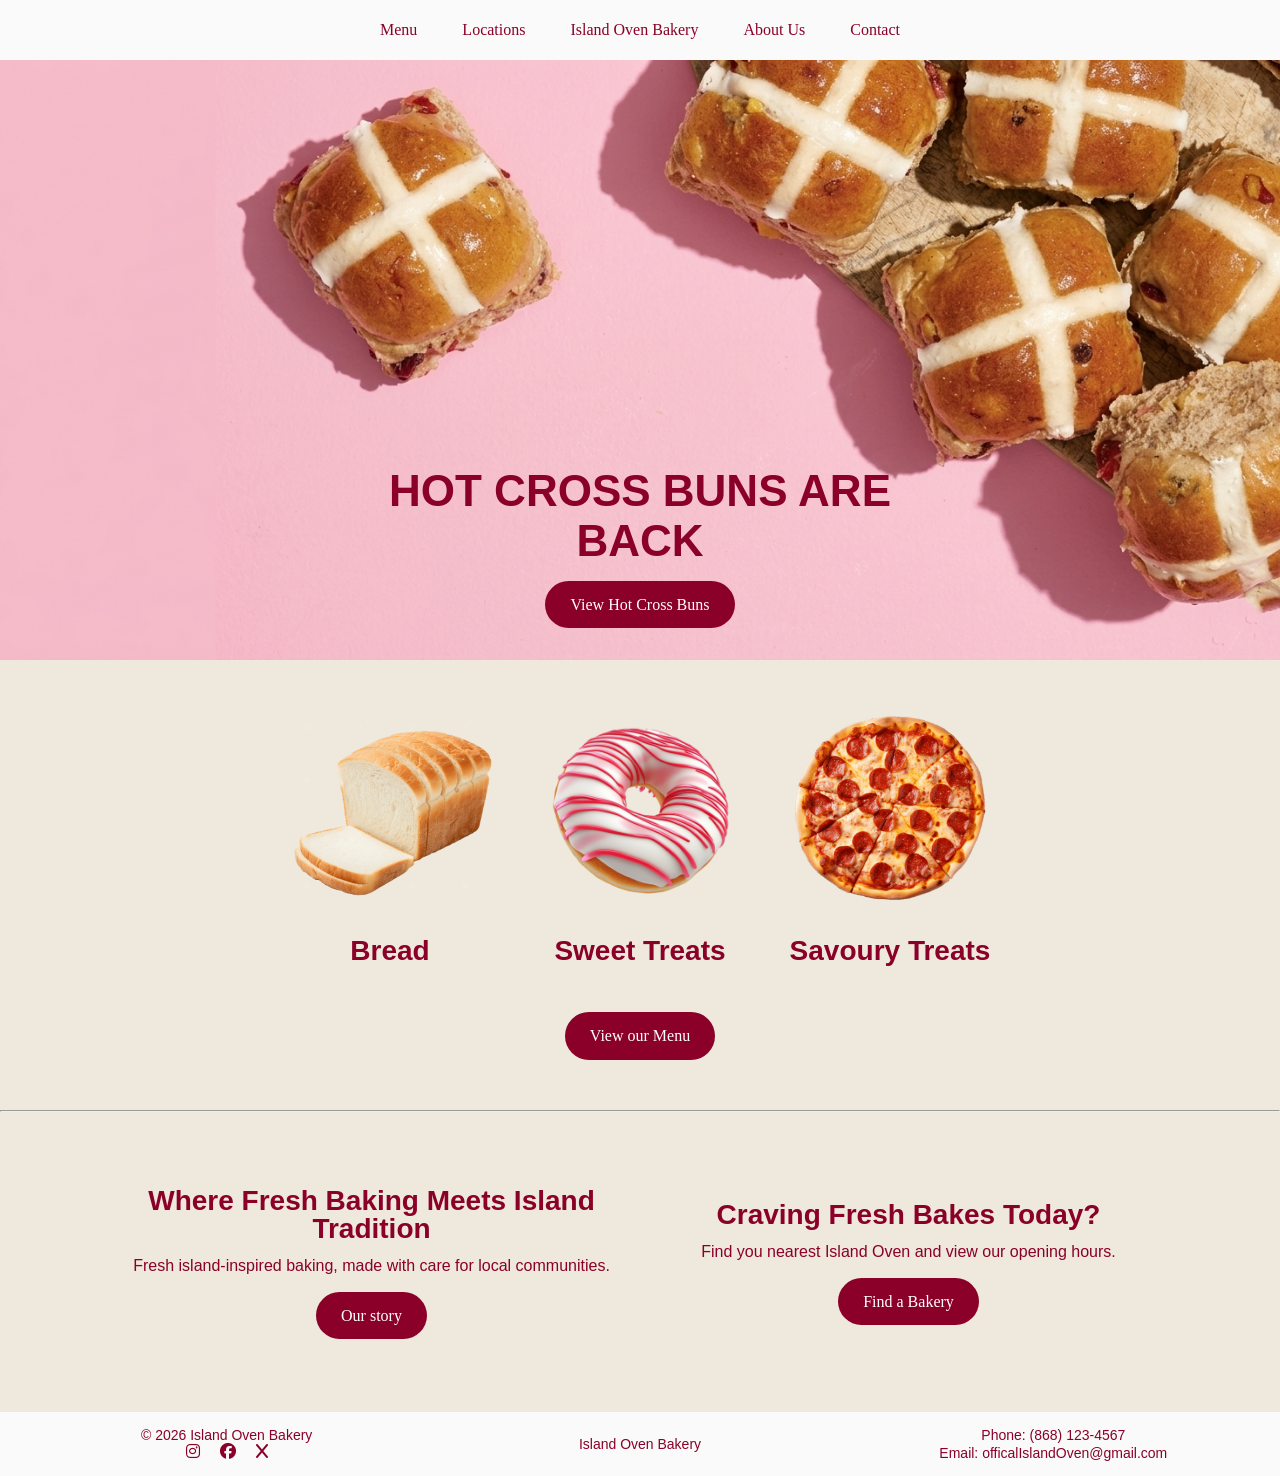
<file: index.html>
<!DOCTYPE html>
<html lang="en">
    <head>
        <meta charset="UTF-8">
        <meta name="viewport" content="width=device-width, initial-scale=1.0">
        <meta name="description" content="Island Oven Bakery offers fresh breads, pastries, and desserts in Trinidad and Tobago. View our menu, locations, and bakery story.">
        <meta name="keywords" content="bakery Trinidad, fresh bread, pastries, hot cross buns, baked goods, island oven bakery">
        <meta name="author" content="Aidan Alexander">
        <title>Home - Island Oven Bakery</title>
        <link rel="stylesheet" href="CSS/global_styles.css">
        <link rel="stylesheet" href="CSS/index_styles.css">
        <link rel="stylesheet" href="https://cdnjs.cloudflare.com/ajax/libs/font-awesome/6.5.0/css/all.min.css">
    </head>

    <body>

        <!--Navigation Bar-->
        <div class="mobile-header">
            <div class="menu-toggle" aria-label="Toggle mobile menu" role="button" tabindex="0">
                <i class="fa-solid fa-bars"></i>
            </div>  
            <div class="mobile-logo"><a href="index.html">Island Oven Bakery</a></div>
        </div>

        <nav class="navbar">
            <div class="nav-links">
                <div class="menu"><a href="menu.html">Menu</a></div>
                <div class="locations"><a href="locations.html">Locations</a></div>
                <div class="logo"><a href ="index.html" aria-current="page">Island Oven Bakery</a></div>
                <div class="about"><a href="about.html">About Us</a></div>
                <div class="contact"><a href="contact.html">Contact</a></div>
            </div>
        </nav>
        
        <!--Hero Section-->
        <header class="hero">
            <img src="Images/Index/Hot-Cross-Bun.png" alt="Freshly baked hot cross buns">
            <div class="hero-text"><h1>HOT CROSS BUNS ARE BACK</h1><a href="menu.html">View Hot Cross Buns</a></div>
        </header>

        <!--Menu Categories Section-->
        <section id="menu">
            <div class="item item-1"><img src="Images/Index/Bread.avif" alt="Freshly made loaf of bread"><h2>Bread</h2></div> 
            <div class="item item-2"><img src="Images/Index/Donut.webp" alt="Freshly made donuts"><h2>Sweet Treats</h2></div> 
            <div class="item item-3"><img src="Images/Index/Pizza.png" alt="Freshly made family sized pizza"><h2>Savoury Treats</h2></div>
            <div class="menu-button"><a href="menu.html">View our Menu</a></div>
        </section>

        <!--Location & About UsSection-->
        <hr><section id="info">
            <div class="about-box">
                <h2>Where Fresh Baking Meets Island Tradition</h2>
                <p>Fresh island-inspired baking, made with care for local communities.</p>
                <div class="about-button"><a href="about.html">Our story</a></div>
            </div>
        
            <div class="location-box">
                <h2>Craving Fresh Bakes Today?</h2>
                <p>Find you nearest Island Oven and view our opening hours.</p>
                <div class="location-button"><a href="locations.html">Find a Bakery</a></div>
            </div>
        </section>

        <!--Footer-->
        <footer class="footer">
            <div class="socialscontainer">
                <p>© 2026 Island Oven Bakery</p>
                <div class="sociallinks">
                    <a href="https://instagram.com" target="_blank" aria-label="Visit our Instagram page"><i class="fa-brands fa-instagram"></i></a>
                    <a href="https://facebook.com" target="_blank" aria-label="Visit our Facebook page"><i class="fa-brands fa-facebook"></i></a>
                    <a href="https://x.com/" target="_blank" aria-label="Visit our X (Twitter) profile"><i class="fa-brands fa-x"></i></a>
                </div>
            </div>
            <div class="footerlogo"><p><a href="index.html">Island Oven Bakery</a></p></div>
            <div class="contactcontainer"><p>Phone: (868) 123-4567</p><p>Email: officalIslandOven@gmail.com</p></div>      
        </footer>

        <script src="JavaScript/global.js"></script>
    </body>
</html>
</file>
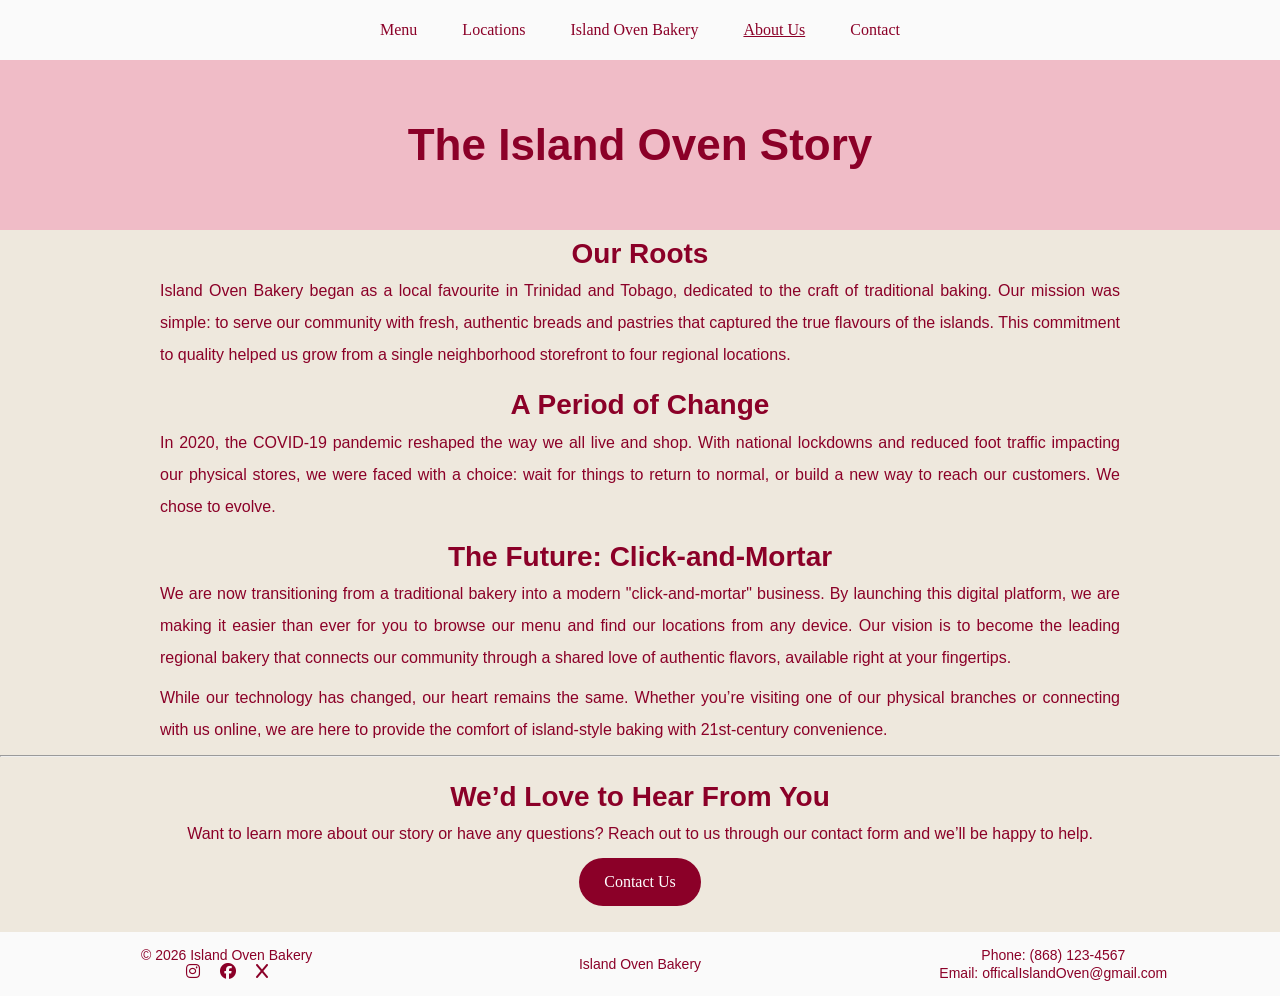
<file: about.html>
<!DOCTYPE html>
<html lang="en">
    <head>
        <meta charset="UTF-8">
        <meta name="viewport" content="width=device-width, initial-scale=1.0">
        <meta name="description" content="Discover the story of Island Oven Bakery, where we blend island tradition with modern baking for the Trinidad and Tobago community.">
        <meta name="author" content="Aidan Alexander">
        <title>About - Island Oven Bakery</title>
        <link rel="stylesheet" href="CSS/global_styles.css">
        <link rel="stylesheet" href="CSS/about_styles.css">
        <link rel="stylesheet" href="https://cdnjs.cloudflare.com/ajax/libs/font-awesome/6.5.0/css/all.min.css">
    </head>

    <body>

        <!--Navigation Bar-->
        <div class="mobile-header">
            <div class="menu-toggle" aria-label="Toggle mobile menu" role="button" tabindex="0">
                <i class="fa-solid fa-bars"></i>
            </div>  
            <div class="mobile-logo"><a href="index.html">Island Oven Bakery</a></div>
        </div>

        <nav class="navbar">
            <div class="nav-links">
                <div class="menu"><a href="menu.html">Menu</a></div>
                <div class="locations"><a href="locations.html">Locations</a></div>
                <div class="logo"><a href ="index.html" aria-current="page">Island Oven Bakery</a></div>
                <div class="about"><a href="about.html">About Us</a></div>
                <div class="contact"><a href="contact.html">Contact</a></div>
            </div>
        </nav>

        <!--Main Section-->
        <main>

            <!--Title-->
            <section class="title">
                <div class="title-box">
                    <h1>The Island Oven Story</h1>
                </div>
            </section>

            <!--Story-->
            <section class="story">
                <div class="story-box">
                    <h2>Our Roots</h2>
                    <p> Island Oven Bakery began as a local favourite in Trinidad and Tobago, dedicated to the craft of traditional baking. 
                        Our mission was simple: to serve our community with fresh, authentic breads and pastries that captured the true flavours of the islands. 
                        This commitment to quality helped us grow from a single neighborhood storefront to four regional locations.
                    </p>

                    <h2>A Period of Change</h2>
                    <p> In 2020, the COVID-19 pandemic reshaped the way we all live and shop. With national lockdowns and reduced foot traffic impacting our physical stores,
                        we were faced with a choice: wait for things to return to normal, or build a new way to reach our customers. We chose to evolve.
                    </p>

                    <h2>The Future: Click-and-Mortar</h2>
                    <p> We are now transitioning from a traditional bakery into a modern "click-and-mortar" business. 
                        By launching this digital platform, we are making it easier than ever for you to browse our menu and find our locations from any device.
                        Our vision is to become the leading regional bakery that connects our community through a shared love of authentic flavors, available right at your fingertips.
                    </p>
                    <p> While our technology has changed, our heart remains the same. Whether you’re visiting one of our physical branches or connecting with us online, 
                        we are here to provide the comfort of island-style baking with 21st-century convenience.
                    </p>
                </div>
            </section>

            <!--Contact-->
            <hr> <section class="contact-container">
                <div class="contact-box">
                    <h2>We’d Love to Hear From You</h2>
                    <p>Want to learn more about our story or have any questions? Reach out to us through our contact form and we’ll be happy to help.</p>
                    <a href="contact.html" class="cta-button">Contact Us</a>
                </div>
            </section>
        </main>

        <!--Footer-->
        <footer class="footer">
            <div class="socialscontainer">
                <p>© 2026 Island Oven Bakery</p>
                <div class="sociallinks">
                    <a href="https://instagram.com" target="_blank" aria-label="Visit our Instagram page"><i class="fa-brands fa-instagram"></i></a>
                    <a href="https://facebook.com" target="_blank" aria-label="Visit our Facebook page"><i class="fa-brands fa-facebook"></i></a>
                    <a href="https://x.com/" target="_blank" aria-label="Visit our X (Twitter) profile"><i class="fa-brands fa-x"></i></a>
                </div>
            </div>
            <div class="footerlogo"><p><a href="index.html">Island Oven Bakery</a></p></div>
            <div class="contactcontainer"><p>Phone: (868) 123-4567</p><p>Email: officalIslandOven@gmail.com</p></div>      
        </footer>

        <script src="JavaScript/global.js"></script>
    </body>
</html>
</file>
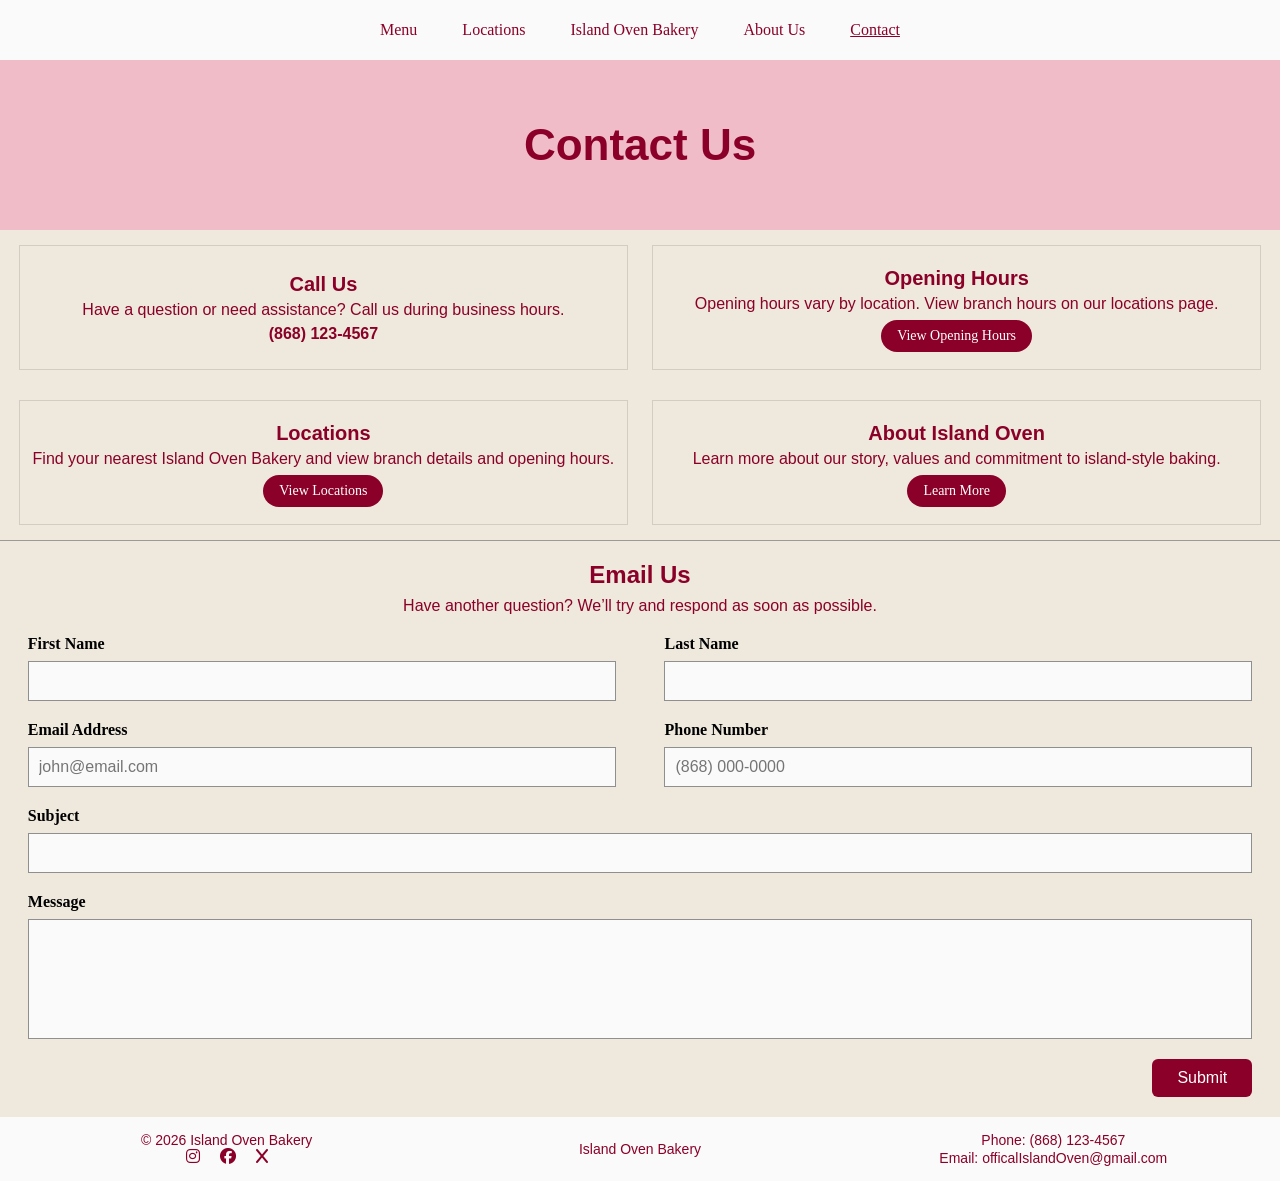
<file: contact.html>
<!DOCTYPE html>
<html lang="en">
    <head>
        <meta charset="UTF-8">
        <meta name="viewport" content="width=device-width, initial-scale=1.0">
        <meta name="description" content="Have questions? Reach out to Island Oven Bakery. We’d love to hear your feedback or help with your order.">
        <meta name="author" content="Aidan Alexander">
        <title>Contact - Island Oven Bakery</title>
        <link rel="stylesheet" href="CSS/global_styles.css">
        <link rel="stylesheet" href="CSS/contact_styles.css">
        <link rel="stylesheet" href="https://cdnjs.cloudflare.com/ajax/libs/font-awesome/6.5.0/css/all.min.css">
    </head>

    <body>

        <!--Navigation Bar-->
        <div class="mobile-header">
            <div class="menu-toggle" aria-label="Toggle mobile menu" role="button" tabindex="0">
                <i class="fa-solid fa-bars"></i>
            </div>  
            <div class="mobile-logo"><a href="index.html">Island Oven Bakery</a></div>
        </div>

        <nav class="navbar">
            <div class="nav-links">
                <div class="menu"><a href="menu.html">Menu</a></div>
                <div class="locations"><a href="locations.html">Locations</a></div>
                <div class="logo"><a href ="index.html" aria-current="page">Island Oven Bakery</a></div>
                <div class="about"><a href="about.html">About Us</a></div>
                <div class="contact"><a href="contact.html">Contact</a></div>
            </div>
        </nav>

         <!--Main Section-->
        <main>
            
            <!--Title Section-->
            <section class="title">
                <div class="title-box">
                    <h1>Contact Us</h1>
                </div>
            </section>

            <!--Information Cards Section-->
            <section class="information-container">
                <div class="information">
                    
                    <div class="information-card">
                    <i class="fa-solid fa-phone icon"></i>
                    <div class="information-info">
                        <h2 class="sub-title">Call Us</h2>
                        <p>Have a question or need assistance? Call us during business hours.</p>
                        <p id="number">(868) 123-4567</p>
                    </div>
                    </div>

                    <div class="information-card">
                    <i class="fa-regular fa-clock icon"></i>
                    <div class="information-info">
                        <h2 class="sub-title">Opening Hours</h2>
                        <p>Opening hours vary by location. View branch hours on our locations page.</p>
                        <a href="locations.html" class="information-button">View Opening Hours</a>
                    </div>
                    </div>

                    <div class="information-card">
                    <i class="fa-solid fa-location-dot icon"></i>
                    <div class="information-info">
                        <h2 class="sub-title">Locations</h2>
                        <p>Find your nearest Island Oven Bakery and view branch details and opening hours.</p>
                        <a href="locations.html" class="information-button">View Locations</a>
                    </div>
                    </div>

                    <div class="information-card">
                    <i class="fa-solid fa-circle-info icon"></i>
                    <div class="information-info">
                        <h2 class="sub-title">About Island Oven</h2>
                        <p>Learn more about our story, values and commitment to island-style baking.</p>
                        <a href="about.html" class="information-button">Learn More</a>
                    </div>
                    </div>
                </div>
            </section>

            <!--Contact Section-->
            <section class="form-container">
                <div class="form-box">
                    <h2 class="form-title">Email Us</h2>
                    <p class="form-intro">Have another question? We’ll try and respond as soon as possible.</p>

                    <form method="get" class="contact-form" id="contact-form">
                        <div class="form-row">
                            <div class="form-field">
                                <label for="first-name">First Name</label>
                                <input type="text" id="first-name" name="first-name">
                            </div>

                            <div class="form-field">
                                <label for="last-name">Last Name</label>
                                <input type="text" id="last-name" name="last-name ">
                            </div>
                        </div>

                        <div class="form-row">
                            <div class="form-field">
                                <label for="email">Email Address</label>
                                <input type="email" id="email" name="email" placeholder="john@email.com">
                            </div>

                            <div class="form-field">
                                <label for="phone">Phone Number</label>
                                <input type="text" id="phone" name="phone" placeholder="(868) 000-0000">
                            </div>
                        </div>

                        <div class="form-field full-width">
                            <label for="subject">Subject</label>
                            <input type="text" id="subject" name="subject">
                        </div>

                        <div class="form-field full-width">
                            <label for="message">Message</label>
                            <textarea id="message" name="message"></textarea>
                        </div>

                        <div class="form-button">
                            <button type="submit">Submit</button>
                        </div>
                    </form>
                </div>
            </section>
        </main>

        <!--Footer-->
        <footer class="footer">
            <div class="socialscontainer">
                <p>© 2026 Island Oven Bakery</p>
                <div class="sociallinks">
                    <a href="https://instagram.com" target="_blank" aria-label="Visit our Instagram page"><i class="fa-brands fa-instagram"></i></a>
                    <a href="https://facebook.com" target="_blank" aria-label="Visit our Facebook page"><i class="fa-brands fa-facebook"></i></a>
                    <a href="https://x.com/" target="_blank" aria-label="Visit our X (Twitter) profile"><i class="fa-brands fa-x"></i></a>
                </div>
            </div>
            <div class="footerlogo"><p><a href="index.html">Island Oven Bakery</a></p></div>
            <div class="contactcontainer"><p>Phone: (868) 123-4567</p><p>Email: officalIslandOven@gmail.com</p></div>      
        </footer>

        <script src="JavaScript/form_validation.js"></script> 
        <script src="JavaScript/global.js"></script>
    </body>
</html>
</file>
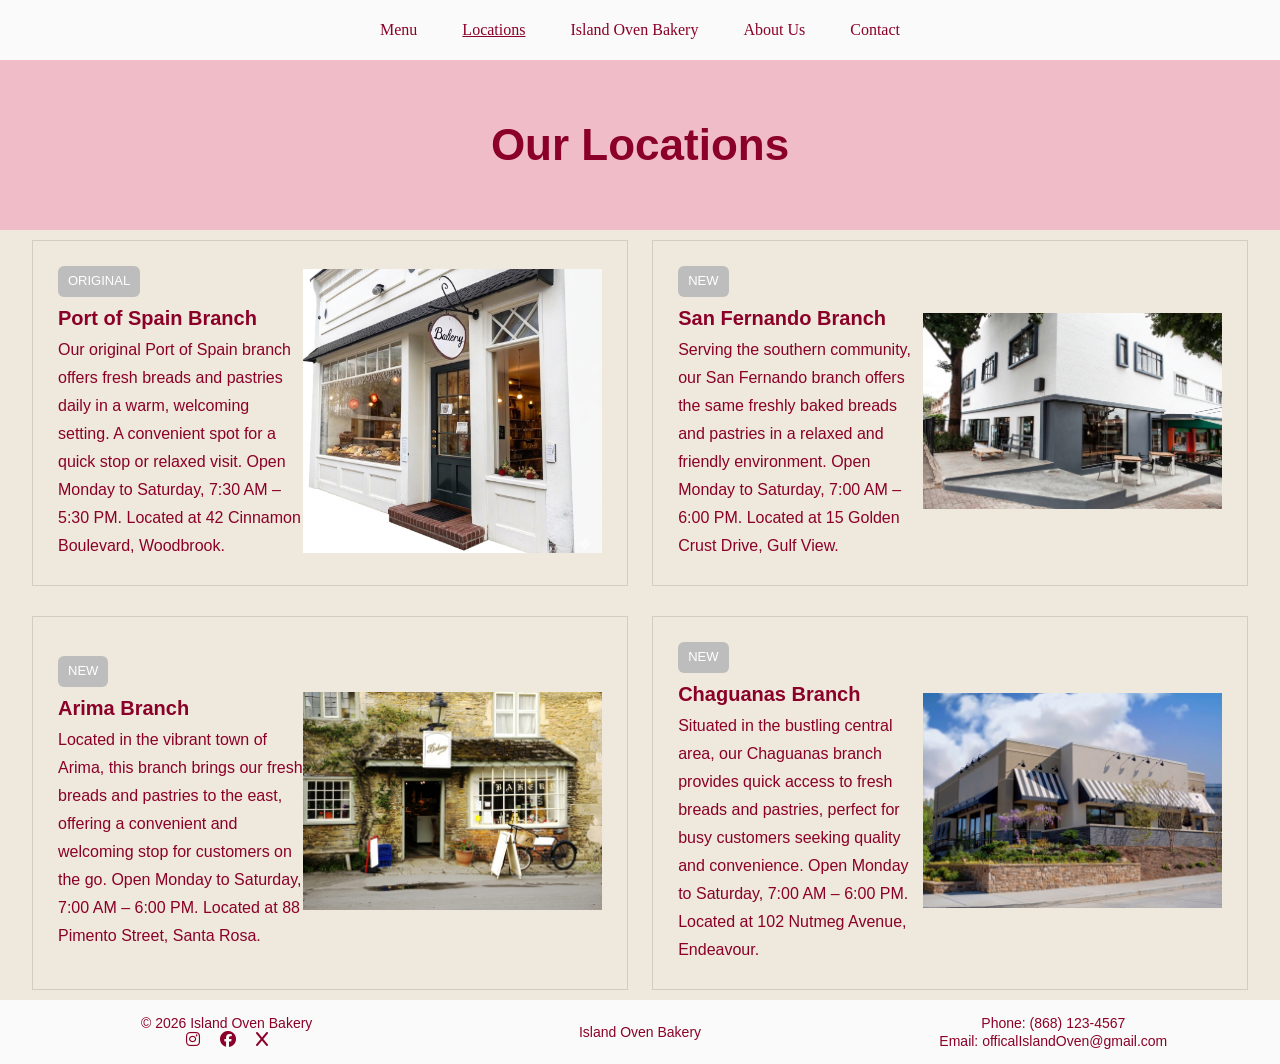
<file: locations.html>
<!DOCTYPE html>
<html lang="en">
    <head>
        <meta charset="UTF-8">
        <meta name="viewport" content="width=device-width, initial-scale=1.0">
        <meta name="description" content="Find an Island Oven Bakery near you. View our locations and opening hours in Port of Spain, Arima, San Fernando, and Chaguanas.">
        <meta name="author" content="Aidan Alexander">
        <title>Locations - Island Oven Bakery</title>
        <link rel="stylesheet" href="CSS/global_styles.css">
        <link rel="stylesheet" href="CSS/locations_styles.css">
        <link rel="stylesheet" href="https://cdnjs.cloudflare.com/ajax/libs/font-awesome/6.5.0/css/all.min.css">
    </head>
    
    <body>
        
        <!--Navigation Bar-->
        <div class="mobile-header">
            <div class="menu-toggle" aria-label="Toggle mobile menu" role="button" tabindex="0">
                <i class="fa-solid fa-bars"></i>
            </div>  
            <div class="mobile-logo"><a href="index.html">Island Oven Bakery</a></div>
        </div>

        <nav class="navbar">
            <div class="nav-links">
                <div class="menu"><a href="menu.html">Menu</a></div>
                <div class="locations"><a href="locations.html">Locations</a></div>
                <div class="logo"><a href ="index.html" aria-current="page">Island Oven Bakery</a></div>
                <div class="about"><a href="about.html">About Us</a></div>
                <div class="contact"><a href="contact.html">Contact</a></div>
            </div>
        </nav>

        <!--Main Section-->
        <main>
            
            <!--Title-->
            <section class="title">
                <div class="title-box">
                    <h1>Our Locations</h1>
                </div>
            </section>

            <!--Location Section-->
            <section class="location-container">
            <div id="locations">

                <div class="location-card">
                    <div class="location-info">
                        <p class="location-tag">ORIGINAL</p>
                        <h2>Port of Spain Branch</h2>
                        <p>Our original Port of Spain branch offers fresh breads and pastries daily in a warm, welcoming setting. 
                            A convenient spot for a quick stop or relaxed visit. Open Monday to Saturday, 7:30 AM – 5:30 PM.
                            Located at 42 Cinnamon Boulevard, Woodbrook.
                        </p>
                        
                    </div>
                    <div class="location-image">
                        <img src="Images/Locations/Port-of-Spain.png" alt="Port of Spain Branch">
                    </div>
                </div>

                <div class="location-card">
                    <div class="location-info">
                        <p class="location-tag">NEW</p>
                        <h2>San Fernando Branch</h2>
                        <p>Serving the southern community, our San Fernando branch offers the same freshly baked breads and pastries in a relaxed and friendly environment. 
                            Open Monday to Saturday, 7:00 AM – 6:00 PM. Located at 15 Golden Crust Drive, Gulf View.
                        </p>
                    </div>
                    <div class="location-image">
                        <img src="Images/Locations/San-Fernando.png" alt="San Fernando Branch">
                    </div>
                </div>

                <div class="location-card">
                    <div class="location-info">
                        <p class="location-tag">NEW</p>
                        <h2>Arima Branch</h2>
                        <p>Located in the vibrant town of Arima, this branch brings our fresh breads and pastries to the east, offering a convenient and welcoming stop for customers on the go. 
                           Open Monday to Saturday, 7:00 AM – 6:00 PM. Located at 88 Pimento Street, Santa Rosa. 
                        </p>
                    </div>
                    <div class="location-image">
                        <img src="Images/Locations/Arima.png" alt="Arima Branch">
                    </div>
                </div>

                 <div class="location-card">
                    <div class="location-info">
                        <p class="location-tag">NEW</p>
                        <h2>Chaguanas Branch</h2>
                        <p>Situated in the bustling central area, our Chaguanas branch provides quick access to fresh breads and pastries, perfect for busy customers seeking quality and convenience. 
                           Open Monday to Saturday, 7:00 AM – 6:00 PM. Located at 102 Nutmeg Avenue, Endeavour.
                        </p>
                    </div>
                    <div class="location-image">
                        <img src="Images/Locations/Chaguanas.png" alt="Chaguanas Branch">
                    </div>
                    
                </div>
            </div>
            </section>
        </main>

        <!--Footer-->
        <footer class="footer">
            <div class="socialscontainer">
                <p>© 2026 Island Oven Bakery</p>
                <div class="sociallinks">
                    <a href="https://instagram.com" target="_blank" aria-label="Visit our Instagram page"><i class="fa-brands fa-instagram"></i></a>
                    <a href="https://facebook.com" target="_blank" aria-label="Visit our Facebook page"><i class="fa-brands fa-facebook"></i></a>
                    <a href="https://x.com/" target="_blank" aria-label="Visit our X (Twitter) profile"><i class="fa-brands fa-x"></i></a>
                </div>
            </div>
            <div class="footerlogo"><p><a href="index.html">Island Oven Bakery</a></p></div>
            <div class="contactcontainer"><p>Phone: (868) 123-4567</p><p>Email: officalIslandOven@gmail.com</p></div>      
        </footer>
        
        <script src="JavaScript/global.js"></script> 
    </body>
</html>
</file>
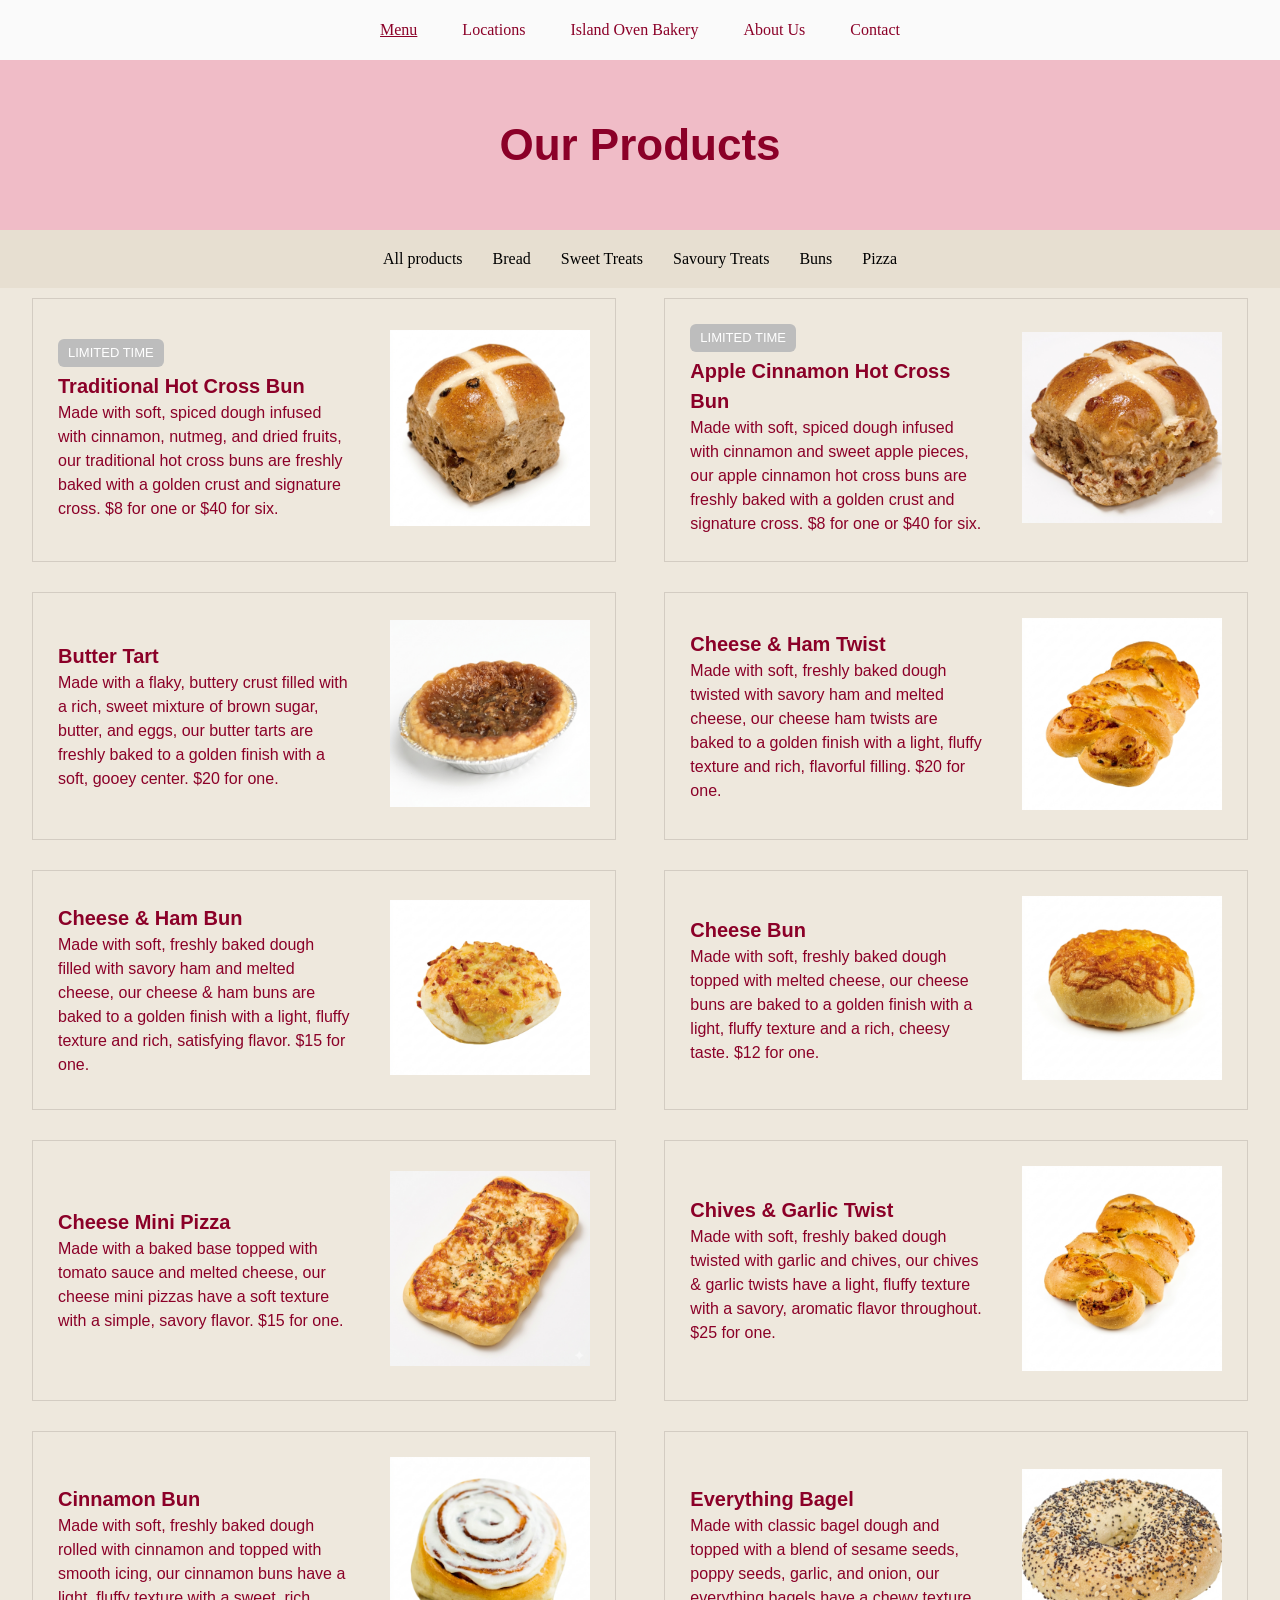
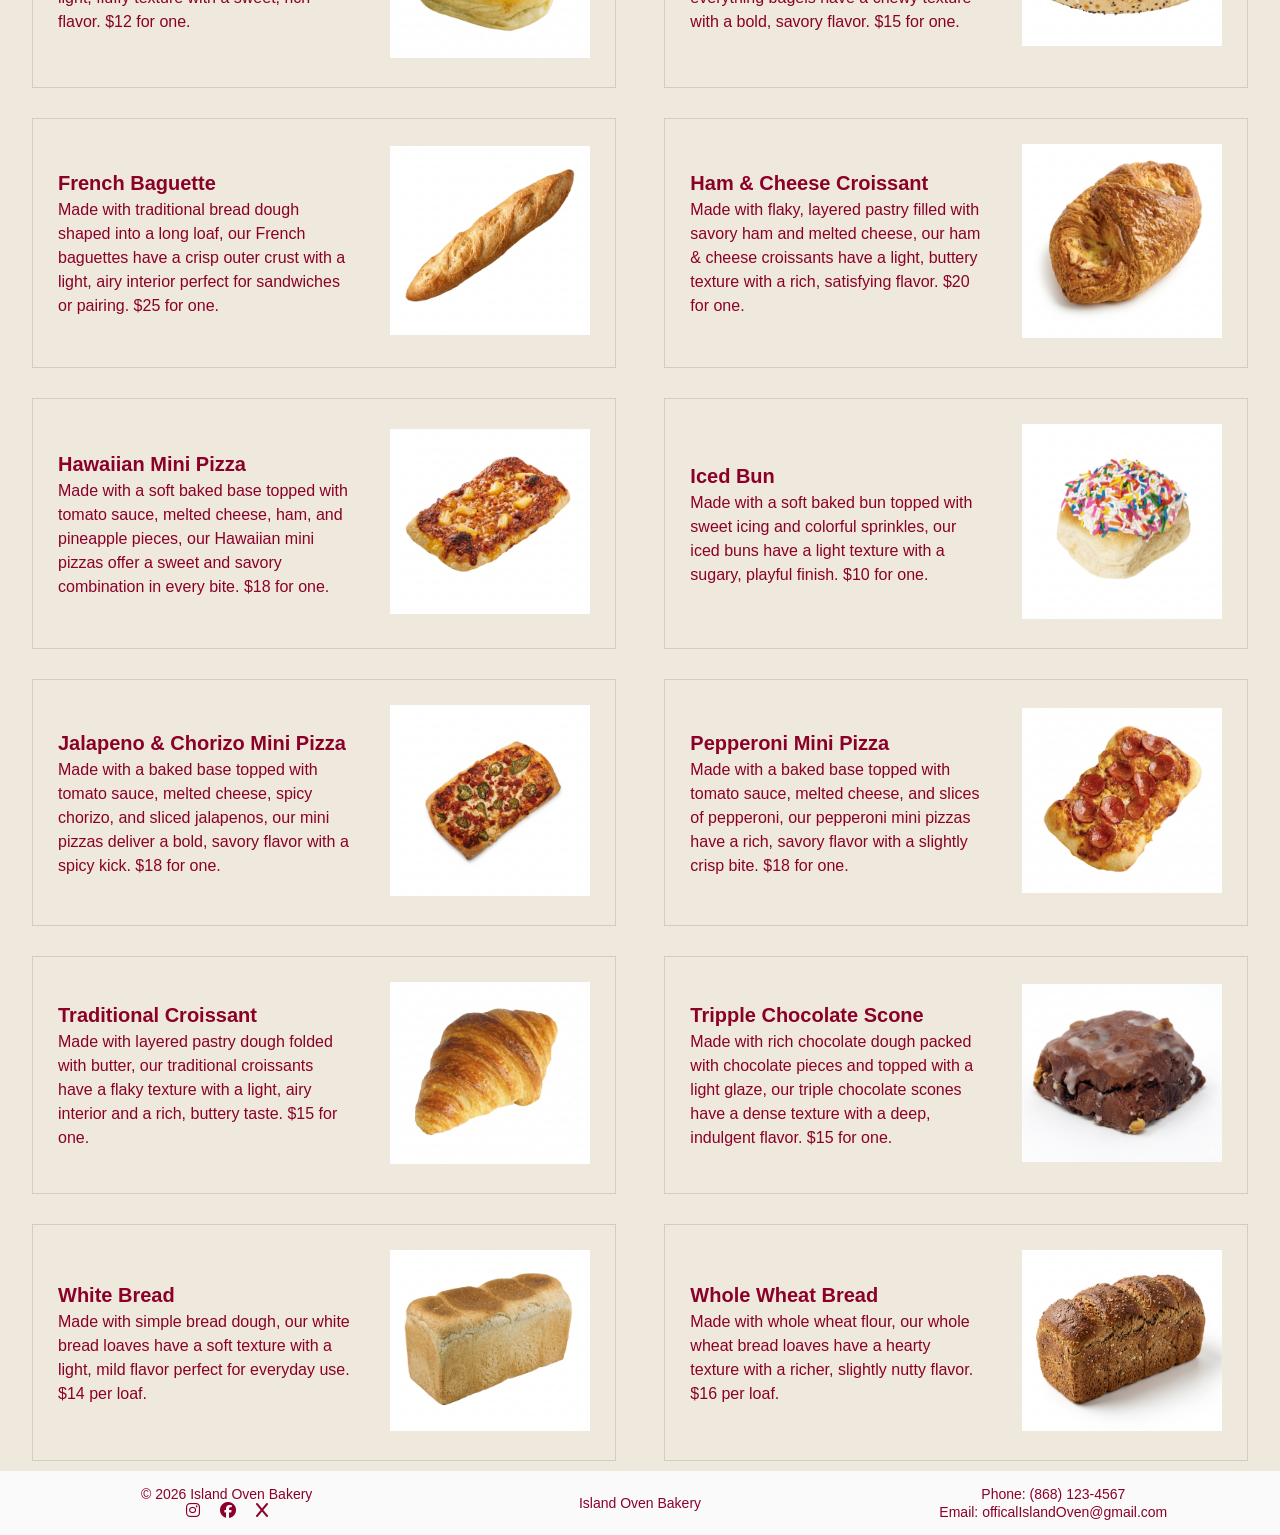
<file: menu.html>
<!DOCTYPE html>
<html lang="en">
    <head>
        <meta charset="UTF-8">
        <meta name="viewport" content="width=device-width, initial-scale=1.0">
        <meta name="description" content="Browse our delicious selection of fresh breads, pastries, and island-inspired treats at Island Oven Bakery.">
        <meta name="author" content="Aidan Alexander">
        <title>Menu - Island Oven Bakery</title>
        <link rel="stylesheet" href="CSS/global_styles.css">
        <link rel="stylesheet" href="CSS/menu_styles.css">
        <link rel="stylesheet" href="https://cdnjs.cloudflare.com/ajax/libs/font-awesome/6.5.0/css/all.min.css">
    </head>
    <body>

        <!--Navigation Bar-->
        <div class="mobile-header">
            <div class="menu-toggle" aria-label="Toggle mobile menu" role="button" tabindex="0">
                <i class="fa-solid fa-bars"></i>
            </div>  
            <div class="mobile-logo"><a href="index.html">Island Oven Bakery</a></div>
        </div>

        <nav class="navbar">
            <div class="nav-links">
                <div class="menu"><a href="menu.html">Menu</a></div>
                <div class="locations"><a href="locations.html">Locations</a></div>
                <div class="logo"><a href ="index.html" aria-current="page">Island Oven Bakery</a></div>
                <div class="about"><a href="about.html">About Us</a></div>
                <div class="contact"><a href="contact.html">Contact</a></div>
            </div>
        </nav>

        <!--Main Section-->
        <main>
            <!--Title-->
            <section class="title">
                <div class="title-box">
                    <h1>Our Products</h1>
                </div>
            </section>

            <!--Menu Navigation Bar-->
            <div class="menu-navigation">
                <div class="menu-products"><a href="menu.html">All products</a></div>
                <div class="menu-bread"><a href="Menu/bread.html">Bread</a></div>
                <div class="menu-sweettreats"><a href="Menu/sweet_treats.html">Sweet Treats</a></div>
                <div class="menu-savourytreats"><a href="Menu/savoury_treats.html">Savoury Treats</a></div>
                <div class="menu-buns"><a href="Menu/buns.html">Buns</a></div>
                <div class="pizza"><a href="Menu/pizza.html">Pizza</a></div>
            </div>

            <!--Product Section-->
            <section class="product-container">
            <div class="products">
                <div class="product-card">
                    <div class="product-info">
                        <p class="product-tag">LIMITED TIME</p>
                        <h2>Traditional Hot Cross Bun</h2>
                        <p>Made with soft, spiced dough infused with cinnamon, nutmeg, and dried fruits, our traditional hot cross buns are freshly baked with a golden crust and signature cross. $8 for one or $40 for six.</p>
                    </div>
                    <div class="product-image">
                        <img src="Images/Menu/Buns/Traditional_Hot_Cross_Bun.png" alt="Traditional-Hot-Cross-Bun">
                    </div>
                </div>

                <div class="product-card">
                    <div class="product-info">
                        <p class="product-tag">LIMITED TIME</p>
                        <h2>Apple Cinnamon Hot Cross Bun</h2>
                        <p>Made with soft, spiced dough infused with cinnamon and sweet apple pieces, our apple cinnamon hot cross buns are freshly baked with a golden crust and signature cross. $8 for one or $40  for six.</p>
                    </div>
                    <div class="product-image">
                        <img src="Images/Menu/Buns/Apple_Cinnamon_Hot_Cross_Bun.png" alt="Apple-Cinnamon-Hot-Cross-Bun">
                    </div>
                </div>

                <div class="product-card">
                    <div class="product-info">
                        <h2>Butter Tart</h2>
                        <p>Made with a flaky, buttery crust filled with a rich, sweet mixture of brown sugar, butter, and eggs, our butter tarts are freshly baked to a golden finish with a soft, gooey center. $20 for one.</p>
                    </div>
                    <div class="product-image">
                        <img src="Images/Menu/Sweet_Treats/Butter_Tart.png" alt="Butter-Tart">
                    </div>
                </div>

                 <div class="product-card">
                    <div class="product-info">
                        <h2>Cheese & Ham Twist</h2>
                        <p>Made with soft, freshly baked dough twisted with savory ham and melted cheese, our cheese ham twists are baked to a golden finish with a light, fluffy texture and rich, flavorful filling. $20 for one.</p>
                    </div>
                    <div class="product-image">
                        <img src="Images/Menu/Savoury_Treats/Cheese_Ham_Twist.png" alt="Cheese-Ham-Twist">
                    </div>
                </div>
                
                 <div class="product-card">
                    <div class="product-info">
                        <h2>Cheese & Ham Bun</h2>
                        <p>Made with soft, freshly baked dough filled with savory ham and melted cheese, our cheese & ham buns are baked to a golden finish with a light, fluffy texture and rich, satisfying flavor. $15 for one.</p>
                    </div>
                    <div class="product-image">
                        <img src="Images/Menu/Buns/Cheese_Ham_Bun.png" alt="Cheese-Ham-Bun">
                    </div>
                </div>
                
                 <div class="product-card">
                    <div class="product-info">
                        <h2>Cheese Bun</h2>
                        <p>Made with soft, freshly baked dough topped with melted cheese, our cheese buns are baked to a golden finish with a light, fluffy texture and a rich, cheesy taste. $12 for one.</p>
                    </div>
                    <div class="product-image">
                        <img src="Images/Menu/Buns/Cheese_Bun.png" alt="Cheese-Bun">
                    </div>
                </div>

                <div class="product-card">
                    <div class="product-info">
                        <h2>Cheese Mini Pizza</h2>
                        <p>Made with a baked base topped with tomato sauce and melted cheese, our cheese mini pizzas have a soft texture with a simple, savory flavor. $15 for one.</p>
                    </div>
                    <div class="product-image">
                        <img src="Images/Menu/Pizza/Cheese_Mini_Pizza.png" alt="Cheese-Mini-Pizza">
                    </div>
                </div>

                <div class="product-card">
                    <div class="product-info">
                        <h2>Chives & Garlic Twist</h2>
                        <p>Made with soft, freshly baked dough twisted with garlic and chives, our chives & garlic twists have a light, fluffy texture with a savory, aromatic flavor throughout. $25 for one.</p>
                    </div>
                    <div class="product-image">
                        <img src="Images/Menu/Savoury_Treats/Chives_Garlic_Twist.png" alt="Cheese-Garlic-Twist">
                    </div>
                </div>

                <div class="product-card">
                    <div class="product-info">
                        <h2>Cinnamon Bun</h2>
                        <p>Made with soft, freshly baked dough rolled with cinnamon and topped with smooth icing, our cinnamon buns have a light, fluffy texture with a sweet, rich flavor. $12 for one.</p>
                    </div>
                    <div class="product-image">
                        <img src="Images/Menu/Sweet_Treats/Cinnamon_Bun.png" alt="Cinnamon-Bun">
                    </div>
                </div>

                <div class="product-card">
                    <div class="product-info">
                        <h2>Everything Bagel</h2>
                        <p>Made with classic bagel dough and topped with a blend of sesame seeds, poppy seeds, garlic, and onion, our everything bagels have a chewy texture with a bold, savory flavor. $15 for one.</p>
                    </div>
                    <div class="product-image">
                        <img src="Images/Menu/Bread/Everything_Bagel.png" alt="Everything-Bagel">
                    </div>
                </div>

                <div class="product-card">
                    <div class="product-info">
                        <h2>French Baguette</h2>
                        <p>Made with traditional bread dough shaped into a long loaf, our French baguettes have a crisp outer crust with a light, airy interior perfect for sandwiches or pairing. $25 for one.</p>
                    </div>
                    <div class="product-image">
                        <img src="Images/Menu/Bread/French_Baguette.png" alt="French-Baguette">
                    </div>
                </div>

                <div class="product-card">
                    <div class="product-info">
                        <h2>Ham & Cheese Croissant</h2>
                        <p>Made with flaky, layered pastry filled with savory ham and melted cheese, our ham & cheese croissants have a light, buttery texture with a rich, satisfying flavor. $20 for one.</p>
                    </div>
                    <div class="product-image">
                        <img src="Images/Menu/Savoury_Treats/Ham_Cheese_Croissant.png" alt="Ham-Cheese-Croissant">
                    </div>
                </div>

                <div class="product-card">
                    <div class="product-info">
                        <h2>Hawaiian Mini Pizza</h2>
                        <p>Made with a soft baked base topped with tomato sauce, melted cheese, ham, and pineapple pieces, our Hawaiian mini pizzas offer a sweet and savory combination in every bite. $18 for one.</p>
                    </div>
                    <div class="product-image">
                        <img src="Images/Menu/Pizza/Hawaiian_Mini_Pizza.png" alt="Hawaiian-Mini-Pizza">
                    </div>
                </div>

                <div class="product-card">
                    <div class="product-info">
                        <h2>Iced Bun</h2>
                        <p>Made with a soft baked bun topped with sweet icing and colorful sprinkles, our iced buns have a light texture with a sugary, playful finish. $10 for one.</p>
                    </div>
                    <div class="product-image">
                        <img src="Images/Menu/Sweet_Treats/Iced_Bun.png" alt="Iced-Bun">
                    </div>
                </div>

                <div class="product-card">
                    <div class="product-info">
                        <h2>Jalapeno & Chorizo Mini Pizza</h2>
                        <p>Made with a baked base topped with tomato sauce, melted cheese, spicy chorizo, and sliced jalapenos, our mini pizzas deliver a bold, savory flavor with a spicy kick. $18 for one.</p>
                    </div>
                    <div class="product-image">
                        <img src="Images/Menu/Pizza/Jalapeno_Chorizo_Mini_Pizza.png" alt="Jalapeno-Chorizo-Mini-Pizza">
                    </div>
                </div>

                <div class="product-card">
                    <div class="product-info">
                        <h2>Pepperoni Mini Pizza</h2>
                        <p>Made with a baked base topped with tomato sauce, melted cheese, and slices of pepperoni, our pepperoni mini pizzas have a rich, savory flavor with a slightly crisp bite. $18 for one.</p>
                    </div>
                    <div class="product-image">
                        <img src="Images/Menu/Pizza/Pepperoni_Mini_Pizza.png" alt="Pepperoni-Pizza">
                    </div>
                </div>

                <div class="product-card">
                    <div class="product-info">
                        <h2>Traditional Croissant</h2>
                        <p>Made with layered pastry dough folded with butter, our traditional croissants have a flaky texture with a light, airy interior and a rich, buttery taste. $15 for one.</p>
                    </div>
                    <div class="product-image">
                        <img src="Images/Menu/Savoury_Treats/Traditional_Croissant.png" alt="Traditional-Croissant">
                    </div>
                </div>

                <div class="product-card">
                    <div class="product-info">
                        <h2>Tripple Chocolate Scone</h2>
                        <p>Made with rich chocolate dough packed with chocolate pieces and topped with a light glaze, our triple chocolate scones have a dense texture with a deep, indulgent flavor. $15 for one. </p>
                    </div>
                    <div class="product-image">
                        <img src="Images/Menu/Sweet_Treats/Triple_Chocolate_Scone.png" alt="Tripple-Chocolate-Scone">
                    </div>
                </div>

                <div class="product-card">
                    <div class="product-info">
                        <h2>White Bread</h2>
                        <p>Made with simple bread dough, our white bread loaves have a soft texture with a light, mild flavor perfect for everyday use. $14 per loaf. </p>
                    </div>
                    <div class="product-image">
                        <img src="Images/Menu/Bread/White_Bread.png" alt="White-Bread">
                    </div>
                </div>

                <div class="product-card">
                    <div class="product-info">
                        <h2>Whole Wheat Bread</h2>
                        <p>Made with whole wheat flour, our whole wheat bread loaves have a hearty texture with a richer, slightly nutty flavor. $16 per loaf. </p>
                    </div>
                    <div class="product-image">
                        <img src="Images/Menu/Bread/Whole_Wheat_Bread.png" alt="Whole-Wheat-Bread">
                    </div>
                </div>

            </div>
            </section>
        </main>

        <!--Footer-->
        <footer class="footer">
            <div class="socialscontainer">
                <p>© 2026 Island Oven Bakery</p>
                <div class="sociallinks">
                    <a href="https://instagram.com" target="_blank" aria-label="Visit our Instagram page"><i class="fa-brands fa-instagram"></i></a>
                    <a href="https://facebook.com" target="_blank" aria-label="Visit our Facebook page"><i class="fa-brands fa-facebook"></i></a>
                    <a href="https://x.com/" target="_blank" aria-label="Visit our X (Twitter) profile"><i class="fa-brands fa-x"></i></a>
                </div>
            </div>
            <div class="footerlogo"><p><a href="index.html">Island Oven Bakery</a></p></div>
            <div class="contactcontainer"><p>Phone: (868) 123-4567</p><p>Email: officalIslandOven@gmail.com</p></div>      
        </footer>

        <script src="JavaScript/global.js"></script> 
    </body>
</html>
</file>
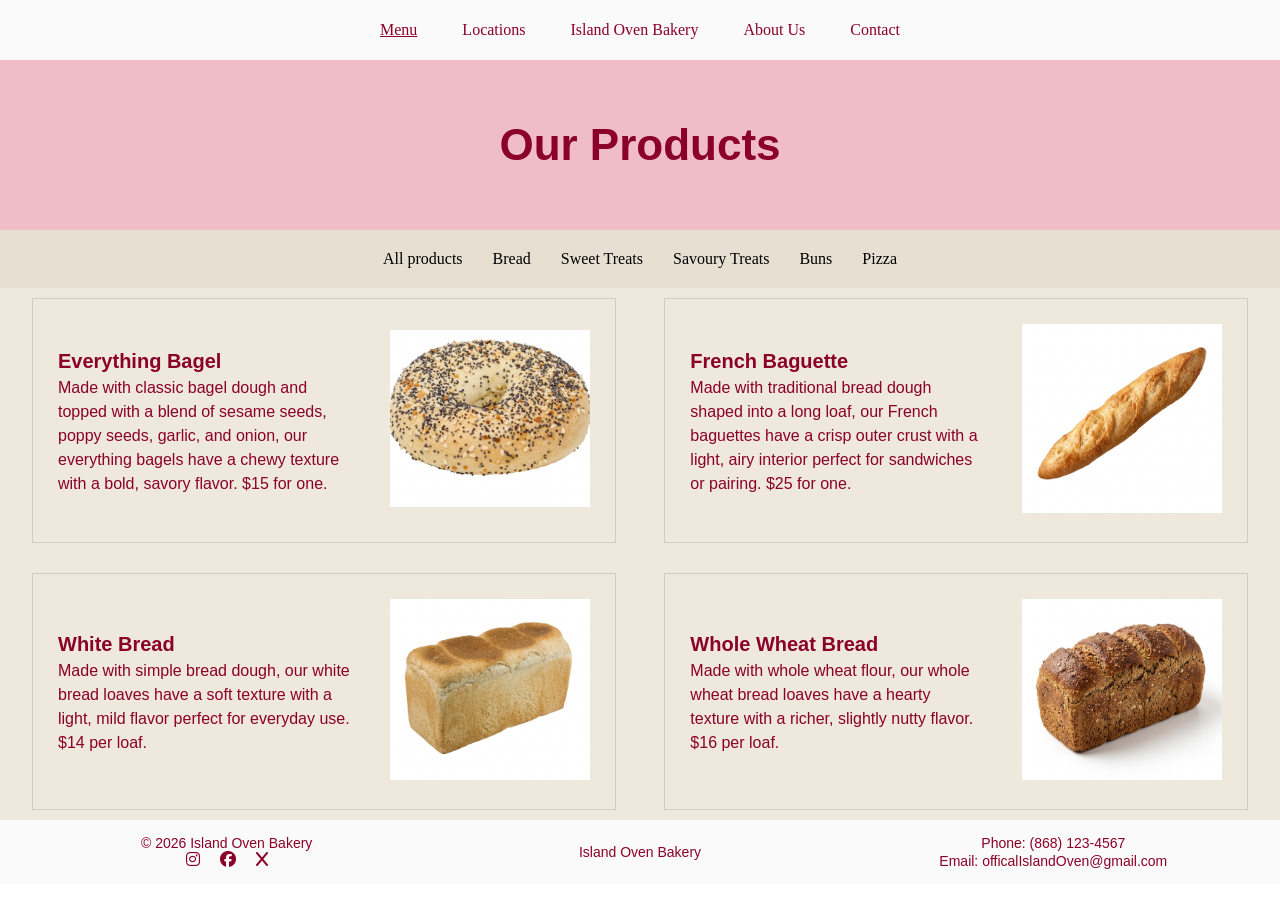
<file: Menu/bread.html>
<!DOCTYPE html>
<html lang="en">
    <head>
        <meta charset="UTF-8">
        <meta name="viewport" content="width=device-width, initial-scale=1.0">
        <meta name="description" content="Explore our range of freshly baked breads at Island Oven Bakery, made daily with quality ingredients and island-inspired flavours.">
        <meta name="author" content="Aidan Alexander">
        <title>Menu - Island Oven Bakery</title>
        <link rel="stylesheet" href="../CSS/global_styles.css">
        <link rel="stylesheet" href="../CSS/menu_styles.css">
        <link rel="stylesheet" href="https://cdnjs.cloudflare.com/ajax/libs/font-awesome/6.5.0/css/all.min.css">
    </head>
    <body>

        <!--Navigation Bar-->
        <div class="mobile-header">
            <div class="menu-toggle" aria-label="Toggle mobile menu" role="button" tabindex="0">
                <i class="fa-solid fa-bars"></i>
            </div>  
            <div class="mobile-logo"><a href="../index.html">Island Oven Bakery</a></div>
        </div>

        <nav class="navbar">
            <div class="nav-links">
                <div class="menu"><a href="../menu.html">Menu</a></div>
                <div class="locations"><a href="../locations.html">Locations</a></div>
                <div class="logo"><a href ="../index.html" aria-current="page">Island Oven Bakery</a></div>
                <div class="about"><a href="../about.html">About Us</a></div>
                <div class="contact"><a href="../contact.html">Contact</a></div>
            </div>
        </nav>

        <!--Main Section-->
        <main>
            <!--Title-->
            <section class="title">
                <div class="title-box">
                    <h1>Our Products</h1>
                </div>
            </section>

            <!--Menu Navigation Bar-->
            <div class="menu-navigation">
                <div class="menu-products"><a href="../menu.html">All products</a></div>
                <div class="menu-bread"><a href="../Menu/bread.html">Bread</a></div>
                <div class="menu-sweettreats"><a href="../Menu/sweet_treats.html">Sweet Treats</a></div>
                <div class="menu-savourytreats"><a href="../Menu/savoury_treats.html">Savoury Treats</a></div>
                <div class="menu-buns"><a href="../Menu/buns.html">Buns</a></div>
                <div class="pizza"><a href="../Menu/pizza.html">Pizza</a></div>
            </div>

            <!--Product Section-->
            <section class="product-container">
            <div class="products">
                
                <div class="product-card">
                    <div class="product-info">
                        <h2>Everything Bagel</h2>
                        <p>Made with classic bagel dough and topped with a blend of sesame seeds, poppy seeds, garlic, and onion, our everything bagels have a chewy texture with a bold, savory flavor. $15 for one.</p>
                    </div>
                    <div class="product-image">
                        <img src="../Images/Menu/Bread/Everything_Bagel.png" alt="Everything-Bagel">
                    </div>
                </div>

                <div class="product-card">
                    <div class="product-info">
                        <h2>French Baguette</h2>
                        <p>Made with traditional bread dough shaped into a long loaf, our French baguettes have a crisp outer crust with a light, airy interior perfect for sandwiches or pairing. $25 for one.</p>
                    </div>
                    <div class="product-image">
                        <img src="../Images/Menu/Bread/French_Baguette.png" alt="French-Baguette">
                    </div>
                </div>

                <div class="product-card">
                    <div class="product-info">
                        <h2>White Bread</h2>
                        <p>Made with simple bread dough, our white bread loaves have a soft texture with a light, mild flavor perfect for everyday use. $14 per loaf. </p>
                    </div>
                    <div class="product-image">
                        <img src="../Images/Menu/Bread/White_Bread.png" alt="White-Bread">
                    </div>
                </div>

                <div class="product-card">
                    <div class="product-info">
                        <h2>Whole Wheat Bread</h2>
                        <p>Made with whole wheat flour, our whole wheat bread loaves have a hearty texture with a richer, slightly nutty flavor. $16 per loaf. </p>
                    </div>
                    <div class="product-image">
                        <img src="../Images/Menu/Bread/Whole_Wheat_Bread.png" alt="Whole-Wheat-Bread">
                    </div>
                </div>

            </div>
            </section>
        </main>

        <!--Footer-->
        <footer class="footer">
            <div class="socialscontainer">
                <p>© 2026 Island Oven Bakery</p>
                <div class="sociallinks">
                    <a href="https://instagram.com" target="_blank" aria-label="Visit our Instagram page"><i class="fa-brands fa-instagram"></i></a>
                    <a href="https://facebook.com" target="_blank" aria-label="Visit our Facebook page"><i class="fa-brands fa-facebook"></i></a>
                    <a href="https://x.com/" target="_blank" aria-label="Visit our X (Twitter) profile"><i class="fa-brands fa-x"></i></a>
                </div>
            </div>
            <div class="footerlogo"><p><a href="index.html">Island Oven Bakery</a></p></div>
            <div class="contactcontainer"><p>Phone: (868) 123-4567</p><p>Email: officalIslandOven@gmail.com</p></div>      
        </footer>

        <script src="../JavaScript/global.js"></script> 
    </body>
</html>
</file>
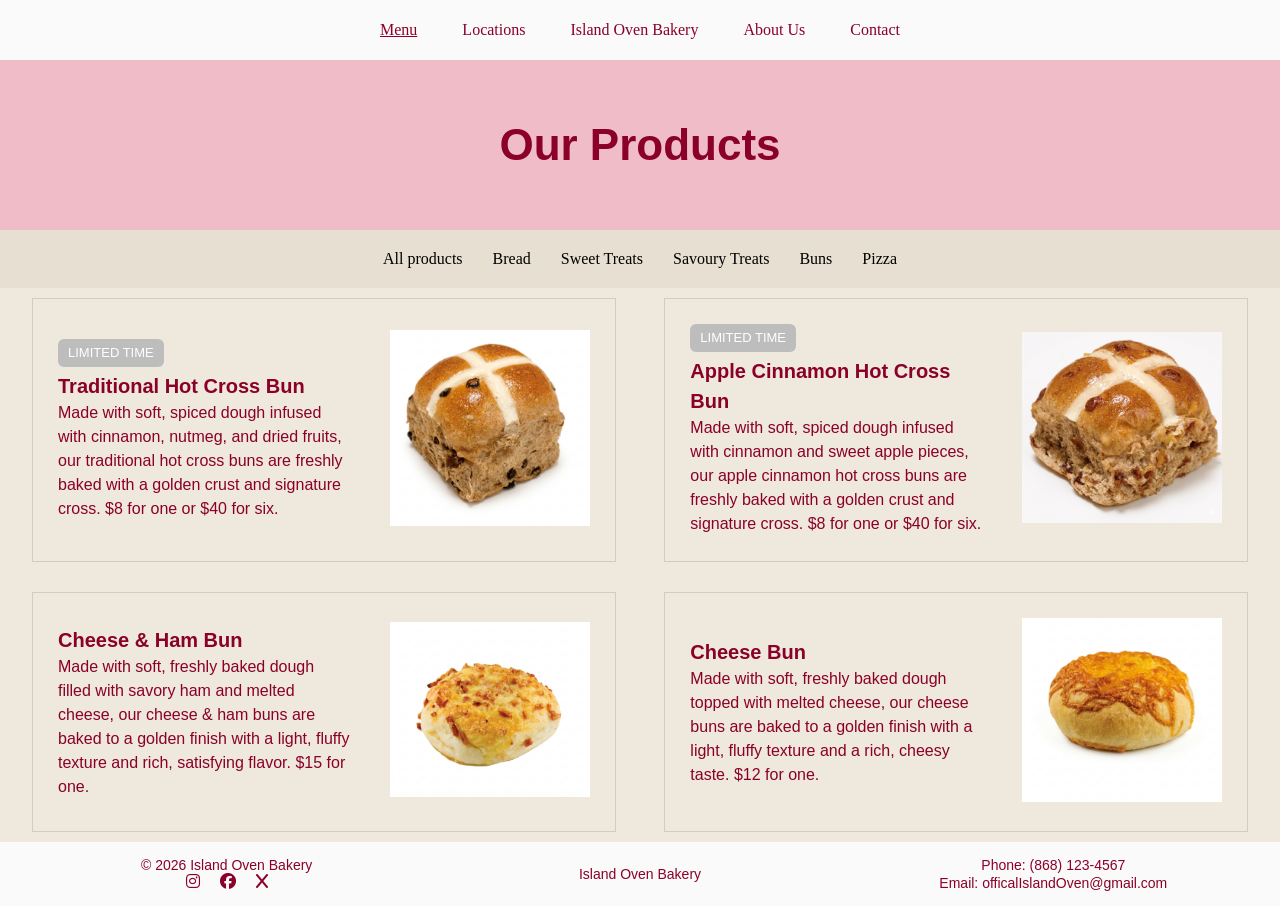
<file: Menu/buns.html>
<!DOCTYPE html>
<html lang="en">
    <head>
        <meta charset="UTF-8">
        <meta name="viewport" content="width=device-width, initial-scale=1.0">
        <meta name="description" content="Discover our selection of soft and freshly baked buns at Island Oven Bakery, perfect for any time of day.">
        <meta name="author" content="Aidan Alexander">
        <title>Menu - Island Oven Bakery</title>
        <link rel="stylesheet" href="../CSS/global_styles.css">
        <link rel="stylesheet" href="../CSS/menu_styles.css">
        <link rel="stylesheet" href="https://cdnjs.cloudflare.com/ajax/libs/font-awesome/6.5.0/css/all.min.css">
    </head>
    <body>

        <!--Navigation Bar-->
        <div class="mobile-header">
            <div class="menu-toggle" aria-label="Toggle mobile menu" role="button" tabindex="0">
                <i class="fa-solid fa-bars"></i>
            </div>  
            <div class="mobile-logo"><a href="../index.html">Island Oven Bakery</a></div>
        </div>

        <nav class="navbar">
            <div class="nav-links">
                <div class="menu"><a href="../menu.html">Menu</a></div>
                <div class="locations"><a href="../locations.html">Locations</a></div>
                <div class="logo"><a href ="../index.html" aria-current="page">Island Oven Bakery</a></div>
                <div class="about"><a href="../about.html">About Us</a></div>
                <div class="contact"><a href="../contact.html">Contact</a></div>
            </div>
        </nav>

        <!--Main Section-->
        <main>
            <!--Title-->
            <section class="title">
                <div class="title-box">
                    <h1>Our Products</h1>
                </div>
            </section>

            <!--Menu Navigation Bar-->
            <div class="menu-navigation">
                <div class="menu-products"><a href="../menu.html">All products</a></div>
                <div class="menu-bread"><a href="../Menu/bread.html">Bread</a></div>
                <div class="menu-sweettreats"><a href="../Menu/sweet_treats.html">Sweet Treats</a></div>
                <div class="menu-savourytreats"><a href="../Menu/savoury_treats.html">Savoury Treats</a></div>
                <div class="menu-buns"><a href="../Menu/buns.html">Buns</a></div>
                <div class="pizza"><a href="../Menu/pizza.html">Pizza</a></div>
            </div>

            <!--Product Section-->
            <section class="product-container">
            <div class="products">

                <div class="product-card">
                    <div class="product-info">
                        <p class="product-tag">LIMITED TIME</p>
                        <h2>Traditional Hot Cross Bun</h2>
                        <p>Made with soft, spiced dough infused with cinnamon, nutmeg, and dried fruits, our traditional hot cross buns are freshly baked with a golden crust and signature cross. $8 for one or $40 for six.</p>
                    </div>
                    <div class="product-image">
                        <img src="../Images/Menu/Buns/Traditional_Hot_Cross_Bun.png" alt="Traditional-Hot-Cross-Bun">
                    </div>
                </div>

                <div class="product-card">
                    <div class="product-info">
                        <p class="product-tag">LIMITED TIME</p>
                        <h2>Apple Cinnamon Hot Cross Bun</h2>
                        <p>Made with soft, spiced dough infused with cinnamon and sweet apple pieces, our apple cinnamon hot cross buns are freshly baked with a golden crust and signature cross. $8 for one or $40  for six.</p>
                    </div>
                    <div class="product-image">
                        <img src="../Images/Menu/Buns/Apple_Cinnamon_Hot_Cross_Bun.png" alt="Apple-Cinnamon-Hot-Cross-Bun">
                    </div>
                </div>
                
                <div class="product-card">
                    <div class="product-info">
                        <h2>Cheese & Ham Bun</h2>
                        <p>Made with soft, freshly baked dough filled with savory ham and melted cheese, our cheese & ham buns are baked to a golden finish with a light, fluffy texture and rich, satisfying flavor. $15 for one.</p>
                    </div>
                    <div class="product-image">
                        <img src="../Images/Menu/Buns/Cheese_Ham_Bun.png" alt="Cheese-Ham-Bun">
                    </div>
                </div>

                <div class="product-card">
                    <div class="product-info">
                        <h2>Cheese Bun</h2>
                        <p>Made with soft, freshly baked dough topped with melted cheese, our cheese buns are baked to a golden finish with a light, fluffy texture and a rich, cheesy taste. $12 for one.</p>
                    </div>
                    <div class="product-image">
                        <img src="../Images/Menu/Buns/Cheese_Bun.png" alt="Cheese Bun">
                    </div>
                </div>

            </div>
            </section>
        </main>

        <!--Footer-->
        <footer class="footer">
            <div class="socialscontainer">
                <p>© 2026 Island Oven Bakery</p>
                <div class="sociallinks">
                    <a href="https://instagram.com" target="_blank" aria-label="Visit our Instagram page"><i class="fa-brands fa-instagram"></i></a>
                    <a href="https://facebook.com" target="_blank" aria-label="Visit our Facebook page"><i class="fa-brands fa-facebook"></i></a>
                    <a href="https://x.com/" target="_blank" aria-label="Visit our X (Twitter) profile"><i class="fa-brands fa-x"></i></a>
                </div>
            </div>
            <div class="footerlogo"><p><a href="index.html">Island Oven Bakery</a></p></div>
            <div class="contactcontainer"><p>Phone: (868) 123-4567</p><p>Email: officalIslandOven@gmail.com</p></div>      
        </footer>

        <script src="../JavaScript/global.js"></script> 
    </body>
</html>
</file>
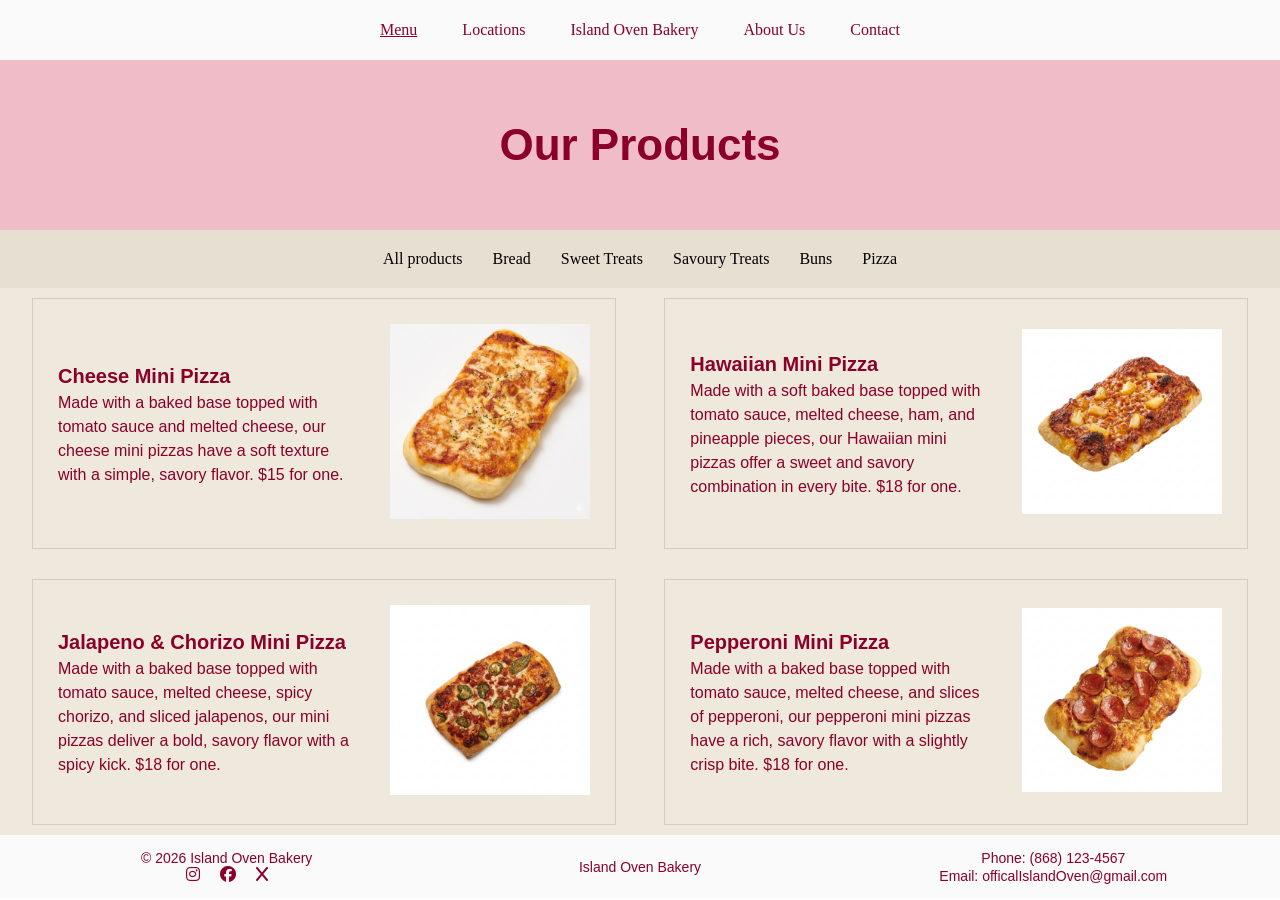
<file: Menu/pizza.html>
<!DOCTYPE html>
<html lang="en">
    <head>
        <meta charset="UTF-8">
        <meta name="viewport" content="width=device-width, initial-scale=1.0">
        <meta name="description" content="Enjoy our savoury pizza options at Island Oven Bakery, made with fresh ingredients and baked to perfection.">
        <meta name="author" content="Aidan Alexander">
        <title>Menu - Island Oven Bakery</title>
        <link rel="stylesheet" href="../CSS/global_styles.css">
        <link rel="stylesheet" href="../CSS/menu_styles.css">
        <link rel="stylesheet" href="https://cdnjs.cloudflare.com/ajax/libs/font-awesome/6.5.0/css/all.min.css">
    </head>
    <body>

        <!--Navigation Bar-->
        <div class="mobile-header">
            <div class="menu-toggle" aria-label="Toggle mobile menu" role="button" tabindex="0">
                <i class="fa-solid fa-bars"></i>
            </div>  
            <div class="mobile-logo"><a href="../index.html">Island Oven Bakery</a></div>
        </div>

        <nav class="navbar">
            <div class="nav-links">
                <div class="menu"><a href="../menu.html">Menu</a></div>
                <div class="locations"><a href="../locations.html">Locations</a></div>
                <div class="logo"><a href ="../index.html" aria-current="page">Island Oven Bakery</a></div>
                <div class="about"><a href="../about.html">About Us</a></div>
                <div class="contact"><a href="../contact.html">Contact</a></div>
            </div>
        </nav>

        <!--Main Section-->
        <main>
            <!--Title-->
            <section class="title">
                <div class="title-box">
                    <h1>Our Products</h1>
                </div>
            </section>

            <!--Menu Navigation Bar-->
            <div class="menu-navigation">
                <div class="menu-products"><a href="../menu.html">All products</a></div>
                <div class="menu-bread"><a href="../Menu/bread.html">Bread</a></div>
                <div class="menu-sweettreats"><a href="../Menu/sweet_treats.html">Sweet Treats</a></div>
                <div class="menu-savourytreats"><a href="../Menu/savoury_treats.html">Savoury Treats</a></div>
                <div class="menu-buns"><a href="../Menu/buns.html">Buns</a></div>
                <div class="pizza"><a href="../Menu/pizza.html">Pizza</a></div>
            </div>

            <!--Product Section-->
            <section class="product-container">
            <div class="products">

                <div class="product-card">
                    <div class="product-info">
                        <h2>Cheese Mini Pizza</h2>
                        <p>Made with a baked base topped with tomato sauce and melted cheese, our cheese mini pizzas have a soft texture with a simple, savory flavor. $15 for one.</p>
                    </div>
                    <div class="product-image">
                        <img src="../Images/Menu/Pizza/Cheese_Mini_Pizza.png" alt="Cheese-Mini-Pizza">
                    </div>
                </div>

                <div class="product-card">
                    <div class="product-info">
                        <h2>Hawaiian Mini Pizza</h2>
                        <p>Made with a soft baked base topped with tomato sauce, melted cheese, ham, and pineapple pieces, our Hawaiian mini pizzas offer a sweet and savory combination in every bite. $18 for one.</p>
                    </div>
                    <div class="product-image">
                        <img src="../Images/Menu/Pizza/Hawaiian_Mini_Pizza.png" alt="Hawaiian-Mini-Pizza">
                    </div>
                </div>

                <div class="product-card">
                    <div class="product-info">
                        <h2>Jalapeno & Chorizo Mini Pizza</h2>
                        <p>Made with a baked base topped with tomato sauce, melted cheese, spicy chorizo, and sliced jalapenos, our mini pizzas deliver a bold, savory flavor with a spicy kick. $18 for one.</p>
                    </div>
                    <div class="product-image">
                        <img src="../Images/Menu/Pizza/Jalapeno_Chorizo_Mini_Pizza.png" alt="Jalapeno-Chorizo-Mini-Pizza">
                    </div>
                </div>

                <div class="product-card">
                    <div class="product-info">
                        <h2>Pepperoni Mini Pizza</h2>
                        <p>Made with a baked base topped with tomato sauce, melted cheese, and slices of pepperoni, our pepperoni mini pizzas have a rich, savory flavor with a slightly crisp bite. $18 for one.</p>
                    </div>
                    <div class="product-image">
                        <img src="../Images/Menu/Pizza/Pepperoni_Mini_Pizza.png" alt="Pepperoni-Pizza">
                    </div>
                </div>

            </div>
            </section>
        </main>

        <!--Footer-->
        <footer class="footer">
            <div class="socialscontainer">
                <p>© 2026 Island Oven Bakery</p>
                <div class="sociallinks">
                    <a href="https://instagram.com" target="_blank" aria-label="Visit our Instagram page"><i class="fa-brands fa-instagram"></i></a>
                    <a href="https://facebook.com" target="_blank" aria-label="Visit our Facebook page"><i class="fa-brands fa-facebook"></i></a>
                    <a href="https://x.com/" target="_blank" aria-label="Visit our X (Twitter) profile"><i class="fa-brands fa-x"></i></a>
                </div>
            </div>
            <div class="footerlogo"><p><a href="index.html">Island Oven Bakery</a></p></div>
            <div class="contactcontainer"><p>Phone: (868) 123-4567</p><p>Email: officalIslandOven@gmail.com</p></div>      
        </footer>

        <script src="../JavaScript/global.js"></script> 
    </body>
</html>
</file>
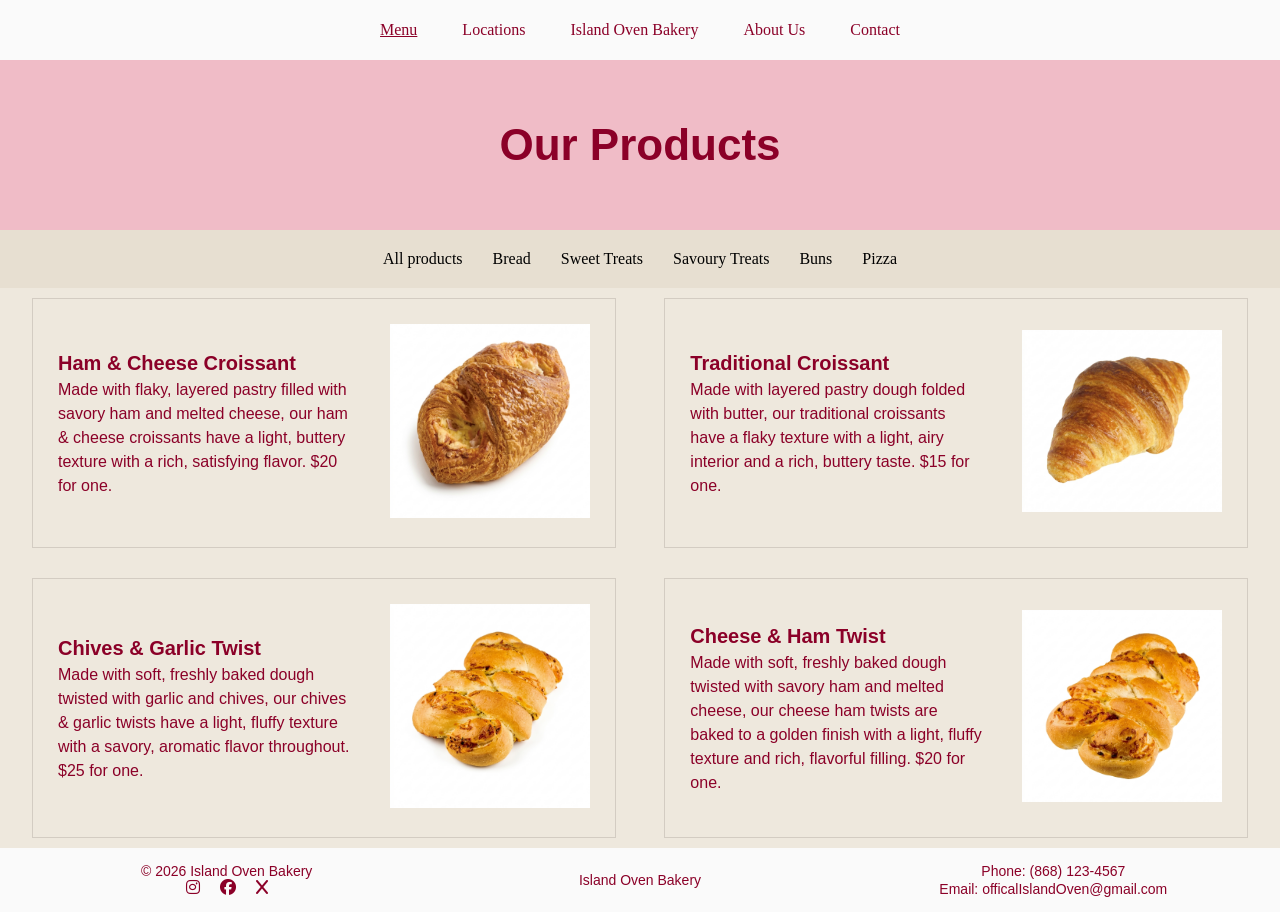
<file: Menu/savoury_treats.html>
<!DOCTYPE html>
<html lang="en">
    <head>
        <meta charset="UTF-8">
        <meta name="viewport" content="width=device-width, initial-scale=1.0">
        <meta name="description" content="Browse our savoury treats at Island Oven Bakery, featuring a variety of baked goods with rich and satisfying flavours.">
        <meta name="author" content="Aidan Alexander">
        <title>Menu - Island Oven Bakery</title>
        <link rel="stylesheet" href="../CSS/global_styles.css">
        <link rel="stylesheet" href="../CSS/menu_styles.css">
        <link rel="stylesheet" href="https://cdnjs.cloudflare.com/ajax/libs/font-awesome/6.5.0/css/all.min.css">
    </head>
    <body>

        <!--Navigation Bar-->
        <div class="mobile-header">
            <div class="menu-toggle" aria-label="Toggle mobile menu" role="button" tabindex="0">
                <i class="fa-solid fa-bars"></i>
            </div>  
            <div class="mobile-logo"><a href="../index.html">Island Oven Bakery</a></div>
        </div>

        <nav class="navbar">
            <div class="nav-links">
                <div class="menu"><a href="../menu.html">Menu</a></div>
                <div class="locations"><a href="../locations.html">Locations</a></div>
                <div class="logo"><a href ="../index.html" aria-current="page">Island Oven Bakery</a></div>
                <div class="about"><a href="../about.html">About Us</a></div>
                <div class="contact"><a href="../contact.html">Contact</a></div>
            </div>
        </nav>

        <!--Main Section-->
        <main>
            <!--Title-->
            <section class="title">
                <div class="title-box">
                    <h1>Our Products</h1>
                </div>
            </section>

            <!--Menu Navigation Bar-->
            <div class="menu-navigation">
                <div class="menu-products"><a href="../menu.html">All products</a></div>
                <div class="menu-bread"><a href="../Menu/bread.html">Bread</a></div>
                <div class="menu-sweettreats"><a href="../Menu/sweet_treats.html">Sweet Treats</a></div>
                <div class="menu-savourytreats"><a href="../Menu/savoury_treats.html">Savoury Treats</a></div>
                <div class="menu-buns"><a href="../Menu/buns.html">Buns</a></div>
                <div class="pizza"><a href="../Menu/pizza.html">Pizza</a></div>
            </div>

            <!--Product Section-->
            <section class="product-container">
            <div class="products">

                <div class="product-card">
                    <div class="product-info">
                        <h2>Ham & Cheese Croissant</h2>
                        <p>Made with flaky, layered pastry filled with savory ham and melted cheese, our ham & cheese croissants have a light, buttery texture with a rich, satisfying flavor. $20 for one.</p>
                    </div>
                    <div class="product-image">
                        <img src="../Images/Menu/Savoury_Treats/Ham_Cheese_Croissant.png" alt="Ham-Cheese-Croissant">
                    </div>
                </div>

                <div class="product-card">
                    <div class="product-info">
                        <h2>Traditional Croissant</h2>
                        <p>Made with layered pastry dough folded with butter, our traditional croissants have a flaky texture with a light, airy interior and a rich, buttery taste. $15 for one.</p>
                    </div>
                    <div class="product-image">
                        <img src="../Images/Menu/Savoury_Treats/Traditional_Croissant.png" alt="Traditional-Croissant">
                    </div>
                </div>

                <div class="product-card">
                    <div class="product-info">
                        <h2>Chives & Garlic Twist</h2>
                        <p>Made with soft, freshly baked dough twisted with garlic and chives, our chives & garlic twists have a light, fluffy texture with a savory, aromatic flavor throughout. $25 for one.</p>
                    </div>
                    <div class="product-image">
                        <img src="../Images/Menu/Savoury_Treats/Chives_Garlic_Twist.png" alt="Cheese-Garlic-Twist">
                    </div>
                </div>

                <div class="product-card">
                    <div class="product-info">
                        <h2>Cheese & Ham Twist</h2>
                        <p>Made with soft, freshly baked dough twisted with savory ham and melted cheese, our cheese ham twists are baked to a golden finish with a light, fluffy texture and rich, flavorful filling. $20 for one.</p>
                    </div>
                    <div class="product-image">
                        <img src="../Images/Menu/Savoury_Treats/Cheese_Ham_Twist.png" alt="Cheese-Ham-Twist">
                    </div>
                </div>
                    
            </div>
            </section>
        </main>

        <!--Footer-->
        <footer class="footer">
            <div class="socialscontainer">
                <p>© 2026 Island Oven Bakery</p>
                <div class="sociallinks">
                    <a href="https://instagram.com" target="_blank" aria-label="Visit our Instagram page"><i class="fa-brands fa-instagram"></i></a>
                    <a href="https://facebook.com" target="_blank" aria-label="Visit our Facebook page"><i class="fa-brands fa-facebook"></i></a>
                    <a href="https://x.com/" target="_blank" aria-label="Visit our X (Twitter) profile"><i class="fa-brands fa-x"></i></a>
                </div>
            </div>
            <div class="footerlogo"><p><a href="index.html">Island Oven Bakery</a></p></div>
            <div class="contactcontainer"><p>Phone: (868) 123-4567</p><p>Email: officalIslandOven@gmail.com</p></div>      
        </footer>

        <script src="../JavaScript/global.js"></script> 
    </body>
</html>
</file>
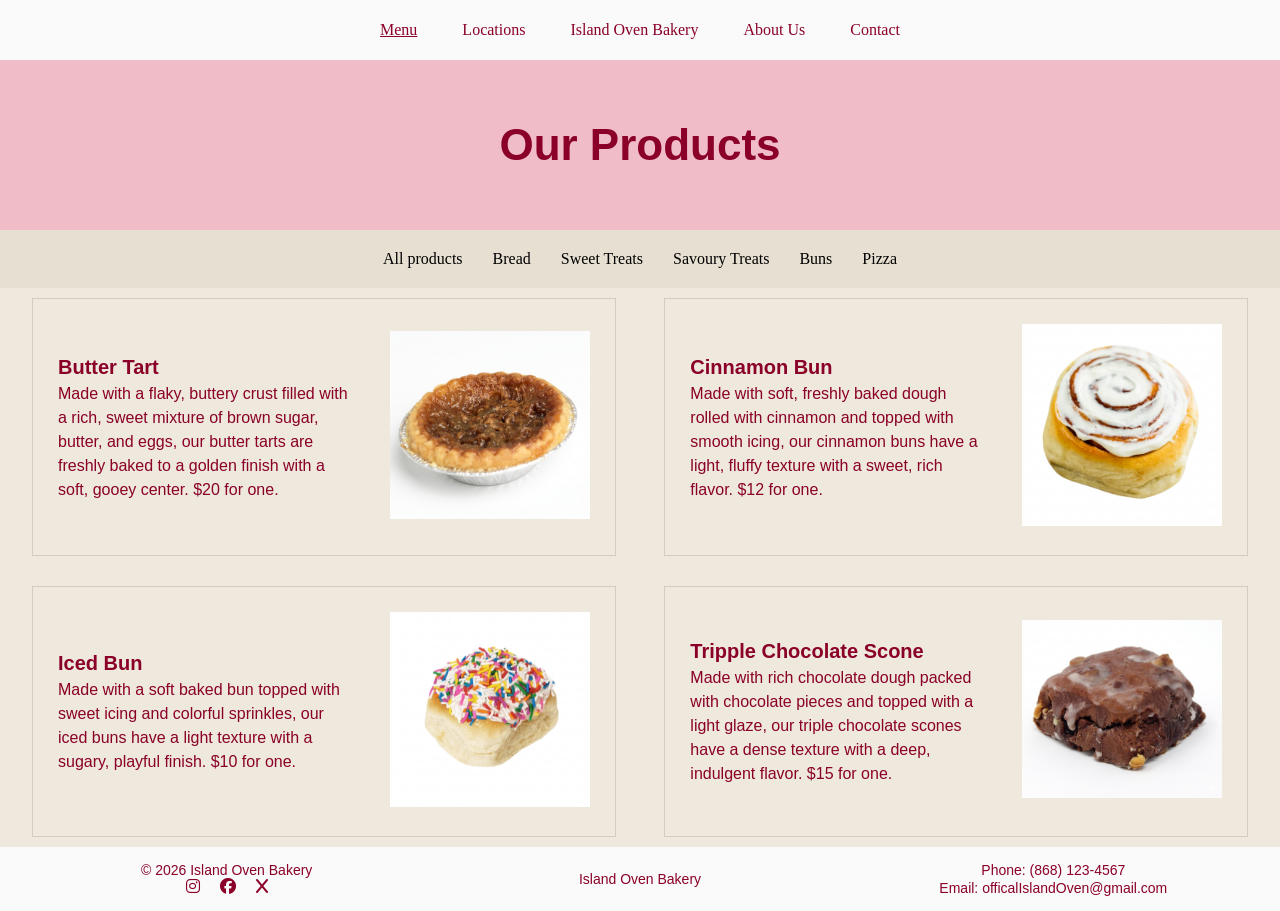
<file: Menu/sweet_treats.html>
<!DOCTYPE html>
<html lang="en">
    <head>
        <meta charset="UTF-8">
        <meta name="viewport" content="width=device-width, initial-scale=1.0">
        <meta name="description" content="ndulge in our sweet treats at Island Oven Bakery, offering delicious pastries and desserts with island-inspired flavours.">
        <meta name="author" content="Aidan Alexander">
        <title>Menu - Island Oven Bakery</title>
        <link rel="stylesheet" href="../CSS/global_styles.css">
        <link rel="stylesheet" href="../CSS/menu_styles.css">
        <link rel="stylesheet" href="https://cdnjs.cloudflare.com/ajax/libs/font-awesome/6.5.0/css/all.min.css">
    </head>
    <body>

        <!--Navigation Bar-->
        <div class="mobile-header">
            <div class="menu-toggle" aria-label="Toggle mobile menu" role="button" tabindex="0">
                <i class="fa-solid fa-bars"></i>
            </div>  
            <div class="mobile-logo"><a href="../index.html">Island Oven Bakery</a></div>
        </div>

        <nav class="navbar">
            <div class="nav-links">
                <div class="menu"><a href="../menu.html">Menu</a></div>
                <div class="locations"><a href="../locations.html">Locations</a></div>
                <div class="logo"><a href ="../index.html" aria-current="page">Island Oven Bakery</a></div>
                <div class="about"><a href="../about.html">About Us</a></div>
                <div class="contact"><a href="../contact.html">Contact</a></div>
            </div>
        </nav>

        <!--Main Section-->
        <main>
            <!--Title-->
            <section class="title">
                <div class="title-box">
                    <h1>Our Products</h1>
                </div>
            </section>

            <!--Menu Navigation Bar-->
            <div class="menu-navigation">
                <div class="menu-products"><a href="../menu.html">All products</a></div>
                <div class="menu-bread"><a href="../Menu/bread.html">Bread</a></div>
                <div class="menu-sweettreats"><a href="../Menu/sweet_treats.html">Sweet Treats</a></div>
                <div class="menu-savourytreats"><a href="../Menu/savoury_treats.html">Savoury Treats</a></div>
                <div class="menu-buns"><a href="../Menu/buns.html">Buns</a></div>
                <div class="pizza"><a href="../Menu/pizza.html">Pizza</a></div>
            </div>

            <!--Product Section-->
            <section class="product-container">
            <div class="products">

                <div class="product-card">
                    <div class="product-info">
                        <h2>Butter Tart</h2>
                        <p>Made with a flaky, buttery crust filled with a rich, sweet mixture of brown sugar, butter, and eggs, our butter tarts are freshly baked to a golden finish with a soft, gooey center. $20 for one.</p>
                    </div>
                    <div class="product-image">
                        <img src="../Images/Menu/Sweet_Treats/Butter_Tart.png" alt="Butter-Tart">
                    </div>
                </div>

                <div class="product-card">
                    <div class="product-info">
                        <h2>Cinnamon Bun</h2>
                        <p>Made with soft, freshly baked dough rolled with cinnamon and topped with smooth icing, our cinnamon buns have a light, fluffy texture with a sweet, rich flavor. $12 for one.</p>
                    </div>
                    <div class="product-image">
                        <img src="../Images/Menu/Sweet_Treats/Cinnamon_Bun.png" alt="Cinnamon-Bun">
                    </div>
                </div>

                <div class="product-card">
                    <div class="product-info">
                        <h2>Iced Bun</h2>
                        <p>Made with a soft baked bun topped with sweet icing and colorful sprinkles, our iced buns have a light texture with a sugary, playful finish. $10 for one.</p>
                    </div>
                    <div class="product-image">
                        <img src="../Images/Menu/Sweet_Treats/Iced_Bun.png" alt="Iced-Bun">
                    </div>
                </div>

                <div class="product-card">
                    <div class="product-info">
                        <h2>Tripple Chocolate Scone</h2>
                        <p>Made with rich chocolate dough packed with chocolate pieces and topped with a light glaze, our triple chocolate scones have a dense texture with a deep, indulgent flavor. $15 for one. </p>
                    </div>
                    <div class="product-image">
                        <img src="../Images/Menu/Sweet_Treats/Triple_Chocolate_Scone.png" alt="Tripple-Chocolate-Scone">
                    </div>
                </div>
                
            </div>
            </section>
        </main>

        <!--Footer-->
        <footer class="footer">
            <div class="socialscontainer">
                <p>© 2026 Island Oven Bakery</p>
                <div class="sociallinks">
                    <a href="https://instagram.com" target="_blank" aria-label="Visit our Instagram page"><i class="fa-brands fa-instagram"></i></a>
                    <a href="https://facebook.com" target="_blank" aria-label="Visit our Facebook page"><i class="fa-brands fa-facebook"></i></a>
                    <a href="https://x.com/" target="_blank" aria-label="Visit our X (Twitter) profile"><i class="fa-brands fa-x"></i></a>
                </div>
            </div>
            <div class="footerlogo"><p><a href="index.html">Island Oven Bakery</a></p></div>
            <div class="contactcontainer"><p>Phone: (868) 123-4567</p><p>Email: officalIslandOven@gmail.com</p></div>      
        </footer>

        <script src="../JavaScript/global.js"></script> 
    </body>
</html>
</file>
<file: CSS/global_styles.css>
* { margin:0; 
    padding:0; 
    box-sizing:border-box; 
}

p{
    font-family:"Crumbline Sans","Helvetica",sans-serif;
    font-size:16px;
    color: #8B0028;
}

h1,h2,h3{
    font-family:"Crumbline Sans","Helvetica",sans-serif;
    font-weight:bold;
    color:#8B0028;
}

h1{ 
    font-size:2.75em; 
}

h2{
    font-size: 1.75em;
}

h3{
    font-size: 1.25em;
}
a{
    text-decoration:none;
    color:#8B0028;
}

.title{
    display:flex;
    justify-content: center;
    background-color: #F0BCC7;
    
}

.title-box{
    max-width:1000px;
    margin:0 auto;
    padding: 60px 20px;
}

.mobile-header{
    display:none;
}

.menu-toggle{
  display:none;
  font-size:35px;
  cursor:pointer;
}

.menu-toggle i{
  transition:0.2s;
}

.navbar{
    background-color:#FAFAFA;
    display:flex;
    justify-content:center;
    align-items:center;
    height:60px;
}

.menu a:hover, .locations a:hover, .about a:hover, .contact a:hover{
    text-decoration:underline;
}

.nav-links{
    display:flex;
    justify-content:center;
    align-items:center;
    gap:45px;
}

.footer{
    background-color:#FAFAFA;
    display:flex;
    justify-content:space-around;
    flex-wrap:wrap;
    padding:15px 20px;
}

.footer p{
    font-size: 14px;
}
.socialscontainer,.footerlogo,.contactcontainer{
    width:33.33%;
    display:flex;
    flex-direction:column;
    align-items:center;
    justify-content:center;
    text-align:center;
}

.contactcontainer{ 
    gap:2px; 
}

.sociallinks{
    display:flex;
    gap:20px;
}

@media (max-width:768px){
    h1{
        font-size: 1.75em;
    }
    h2{
        font-size: 1.35em;
    }
    h3{
        font-size: 1.15em;
    }
    .mobile-header{
        display:flex;
        justify-content:space-between;
        align-items:center;
        background-color:#FAFAFA;
        padding:15px 20px;
    }

    .mobile-logo{
        flex:1;
        text-align:center;
    }

    .mobile-logo a{
        color:#8B0028;
        text-decoration:none;
        font-size:20px;
        font-weight:bold;
    }

    .menu-toggle{
        display:block;
        font-size:28px;
        cursor:pointer;
        color:#000;
    }

    .navbar{
        display:none;
        background-color:#FAFAFA;
        height:auto;
        padding:10px 0 20px;
    }

    .navbar.active{
        display:block;
    }

    .nav-links{
        display:flex;
        flex-direction:column;
        align-items:center;
        gap:20px;
    }

    .nav-links .logo{
        display:none;
    }

    .footer{
    flex-direction:column;
    align-items:center;
    gap:20px;
    }

    .socialscontainer,.footerlogo, .contactcontainer{
    width:100%;
    }

   .footerlogo{
    order:1;
    }

   .contactcontainer{
    order:2;
    } 

   .socialscontainer{
    order:3;
    }
}
</file>
<file: CSS/index_styles.css>
.hero a, .menu-button a, .about-button a, .location-button a{
    padding:15px 25px;
    border-radius:35px;
    background-color: #8B0028;
    color: #FFFFFF;
}

.hero a:hover, .menu-button a:hover, .about-button a:hover, .location-button a:hover{
    background-color: #a3002f; 
}

.about-button, .location-button{
    margin-top: 5px;
}

.hero{
    background-color:#F0BCC7;
    color:#6E001F;
    text-align:center;
    height:600px;
    position:relative;
}

.hero img{
    width:100%;
    height:100%;
    object-fit:cover;
    display:block;
}

.hero-text{
    position:absolute;
    top:80%;
    left:50%;
    transform:translate(-50%,-50%);
    text-align:center;
}

.hero h1{ 
    margin-bottom:30px; 
}

#menu{
    background-color:#eee8dd;
    display:flex;
    flex-wrap:wrap;
    justify-content:center;
    align-items:flex-start;
    gap:40px 30px;
    padding:40px 20px 50px;
}

#menu img{
    width:100%;
    max-width:220px;
    height:auto;
}

.item{
    flex:0 1 220px;
    display:flex;
    flex-direction:column;
    align-items:center;
    text-align:center;
    gap:15px;
}

.menu-button{
    flex-basis:100%;
    display:flex;
    justify-content:center;
    margin-top:5px;
}

#menu h2{ 
    font-size:1.75em; 
}

#info{
    background-color:#eee8dd;
    display:flex;
    justify-content:center;
    gap:25px;
    min-height:300px;
}

.about-box,.location-box{
    width:40%;
    display:flex;
    flex-direction:column;
    justify-content:center;
    align-items:center;
    gap:20px;
  
}

.about-box p, .location-box p{
    line-height: 2.0;
    text-align: center;
    margin-top: -12.5px;;
}

.about-box h2, .location-box h2{
    line-height: 1.0;
    text-align: center;
    margin-top: -12.5px;;
}

@media (max-width: 768px){
    .hero a {
        padding: 10px 20px !important;
        font-size: 14px !important;
        border-radius: 20px !important;
    }
    
    #info{
        display:flex;
        flex-direction:column;
        gap:45px;
    }

    #menu{
        gap:30px;
        padding:30px 15px 40px;
    }

    .item{
        flex:0 1 100%;
    }

    #menu img{
        max-width:180px;
    }
    
    .about-box, .location-box{
        width: 100%;
        text-align: center;
    }

    .about-box{
        margin-top: 20px;
    }
    .location-box{
        margin-bottom: 20px;
    }

}
</file>
<file: CSS/about_styles.css>
.about a{
    text-decoration: underline;
}

.story{
    background-color:#eee8dd;
    display:flex;
    justify-content:space-around;
    gap:25px;
    min-height:525px;
}

.story-box p, .contact-box p {
    line-height: 2.0;
    text-align: justify;
    margin-top: -12.5px;
}

.story-box, .contact-box {
    width: 75%;
    margin: 0 auto;
    display:flex;
    flex-direction:column;
    justify-content:center;
    align-items: flex-start;
    gap: 20px;
}

.story-box h2, .contact-box h2{
    line-height: 1;
    text-align: center;
    align-self: center;
    font-size: 1.75em;;
}

.contact-container{
    background-color:#eee8dd;
    display:flex;
    justify-content:space-around;
    gap:25px;
    min-height:175px;
}

.contact-box{
    width: 75%;
    margin: 0 auto;
    display:flex;
    flex-direction:column;
    justify-content:center;
    align-items: center;
    gap: 20px;
}

.cta-button{
    padding:15px 25px;
    border-radius:35px;
    background-color: #8B0028;
    color: #FFFFFF;
    margin-top: -12px;;
}

.cta-button:hover{
    background-color: #a3002f; 
}

@media (max-width: 768px){
  h1{
    font-size: 2.2em;
  }

  .story-box{
    margin: 20px 0;
  }

  .title{
    text-align: center;
  }

  .story-box, .contact-box{
    width: 90%;
  }
  
  .contact-container{
    min-height: 225px;
  }
  .story-box h2,
  .contact-box h2{
    font-size: 1.4em;
    line-height: 1.0;
  }

  p{
    font-size: 15px;
    line-height: 1.7;
  }
}
</file>
<file: CSS/contact_styles.css>
*{
    margin:0;
    padding:0;
    box-sizing:border-box;
}

p{
    font-family:"Crumbline Sans","Helvetica",sans-serif;
    font-size:16px;
    color: #8B0028;
}

h1,h2,h3{
    font-family:"Crumbline Sans","Helvetica",sans-serif;
    font-weight:bold;
    color: #8B0028;
}

h1{ 
    font-size:2.75em; 
}

a{
    text-decoration:none;
    color:#8B0028;
}

.contact a{
    text-decoration: underline;
}

.title{
    display:flex;
    justify-content: center;
    background-color: #F0BCC7;
    
}

.title-box{
    max-width:1000px;
    margin:0 auto;
    padding: 60px 20px;
}

.information-container{
    background-color:#eee8dd;
    padding:15px 0;
    border-bottom:1px solid #9a9a9a;
}

.information{
    width:97%;
    margin:0px auto;
    display:flex;
    flex-wrap:wrap;
    justify-content:space-between;
    gap:30px 0;
}

.information-card{
    width:49%;
    position:relative;
    display:flex;
    justify-content: center;
    align-items:center;
    min-height:125px;
    border: 1px solid #d3ccc2;
}

.information-card h2{
    font-size: 1.25em;
}
.information-info{
    text-align: center;
}
.icon{
    position:absolute;
    left:22.5px;        /* pushes icon to left */
    font-size:60px;
    color:#b5a79a;
    opacity:0.8
}

.sub-title, #number{
    text-align: center;
    line-height: 1.5;
    font-weight: bold;
}

.information-button{
    display:inline-block;
    padding: 8px 16px;
    border-radius:35px;
    background-color: #8B0028;
    color: #FFFFFF;
    text-align:center;
    font-size: 14px;
    margin-top: 5px;
}

.information-button:hover{
    background-color: #a3002f; 
}
.information-info p{
    line-height:1.4;
}

.form-container{
    background-color:#eee8dd;
    padding:20px 0 0;
}

.form-box{
    width:98%;
    margin:0 auto;
    padding:0px 15px;
}

.form-title{
    text-align:center;
    font-size:1.5em;
    margin-bottom:8px;
}

.form-intro{
    text-align:center;
    margin-bottom:20px;
}

.contact-form{
    width:100%;
}

.form-row{
    display:flex;
    justify-content:space-between;
    gap:30px;
    margin-bottom:20px;
}

.form-field{
    width:48%;
    display:flex;
    flex-direction:column;
}

.full-width{
    width:100%;
    margin-bottom:20px;
}

.form-field label{
    margin-bottom:8px;
    font-weight:bold;
}

input[type="text"], input[type="email"],
textarea{
    width:100%;
    padding:10px;
    border:1px solid #8f8f8f;
    background-color:#FAFAFA;
    font-size:16px;
}

textarea{
    min-height:120px;
    resize:none;
}

.form-button{
    display:flex;
    justify-content:flex-end;
    padding-bottom:20px;
}

.form-button button{
    padding:10px 25px;
    border:none;
    border-radius:6px;
    background-color: #8B0028;
    color:white;
    font-size:16px;
    cursor:pointer;
}

.form-button button:hover {
    background-color: #a3002f; 
}

@media (max-width: 768px){
    .information{
        flex-direction:column;
        gap:20px;
    }

    .information-card{
        width:100%;
    }

    .icon{
        font-size:40px;
        left:15px;
    }

    .form-row{
        flex-direction:column;
        gap:20px;
    }

    .form-field{
        width:100%;
    }

    .icon{
    display:none !important;
  }
}

@media (max-width: 768px){
    .information-card{
        width:100%;
    }

    .information{
        gap:20px;
    }

    .icon{
    display:none !important;
  }
}

@media (max-width: 1500px){
    .icon{
    display:none !important;
  }
}
</file>
<file: CSS/locations_styles.css>
.locations a{
    text-decoration: underline;
}

.location-container{
    background-color:#eee8dd;
    padding:10px 0;
}

#locations{
    width:95%;
    margin:0px auto;
    display:flex;
    flex-wrap:wrap;
    justify-content:space-between;
    gap:30px 0;
}

.location-tag{
    display:inline-block;
    background-color:#bdbdbd;   /* light grey */
    color:white;
    font-size:13px;
    padding:4px 10px;
    border-radius:6px;
    margin-bottom:4px;
}

.location-card{
  width:49%;
  display:flex;
  justify-content: space-between;
  align-items:center;
  min-height:325px;
  border: 1px solid #d3ccc2;
  padding: 25px 25px;
}

.location-card img{
    width:100%;
    max-width:325px;
    height:auto;
}

.location-info{
  max-width:45%;
  line-height: 1.75;
}

.location-info h2{
    font-size: 1.25em;
}

@media (max-width: 1024px){
    .location-card{
        width:100%;
    }

    #locations{
        gap:20px;
    }
}

@media (max-width: 768px){
    .location-card{
        flex-direction:column;
        text-align:center;
        min-height:auto;
        gap:15px;
        flex-direction:column;
        text-align:center;
        
    }

    .location-info{
        line-height: 1.75;
        max-width: 80%;
    }
}
</file>
<file: CSS/menu_styles.css>
.menu a{
    text-decoration: underline;
}

.menu-navigation{
    display:flex;
    justify-content:center;
    gap:30px;
    padding:20px;
    background-color: #e7dfd1;
}

.menu-navigation a{
    text-decoration:none;
    color:black;
    font-weight:500;
}

.menu-navigation a:hover{
    text-decoration:underline;
}

.product-container{
    background-color:#eee8dd;
    padding:10px 0;
}

.product-tag{
  display:inline-block;
  background-color:#bdbdbd;   /* light grey */
  color:white;
  font-size:13px;
  padding:4px 10px;
  border-radius:6px;
  margin-bottom:4px;
}

.products{
    width:95%;
    margin:0px auto;
    display:flex;
    flex-wrap:wrap;
    justify-content:space-between;
    gap:30px 0;
}

.product-card{
  width:48%;
  display:flex;
  justify-content:space-between;
  align-items:center;
  min-height:150px;
  border: 1px solid #d3ccc2;
  padding: 25px 25px;
}

.product-card img{
    width:100%;
    max-width:200px;
    height:auto;
}

.product-info{
  max-width:55%;
  line-height: 1.5;
}

.product-info h2{
    font-size: 1.25em;
}


@media (max-width: 1024px){
    .product-card{
        width:100%;
    }

    .products{
        gap:20px;
    }

    .product-card img{
        max-width:180px;
    }
}

@media (max-width: 768px){
    .menu-navigation{
        flex-wrap:wrap;
        gap:15px 20px;
    }

    .product-card{
        flex-direction:column;
        text-align:center;
        width:100%;
        min-height:auto;
        gap:15px;
    }

    .product-info{
        max-width:90%;
        line-height: 1.75;
    }

    .product-card img{
        max-width:160px;
    }
}
</file>
